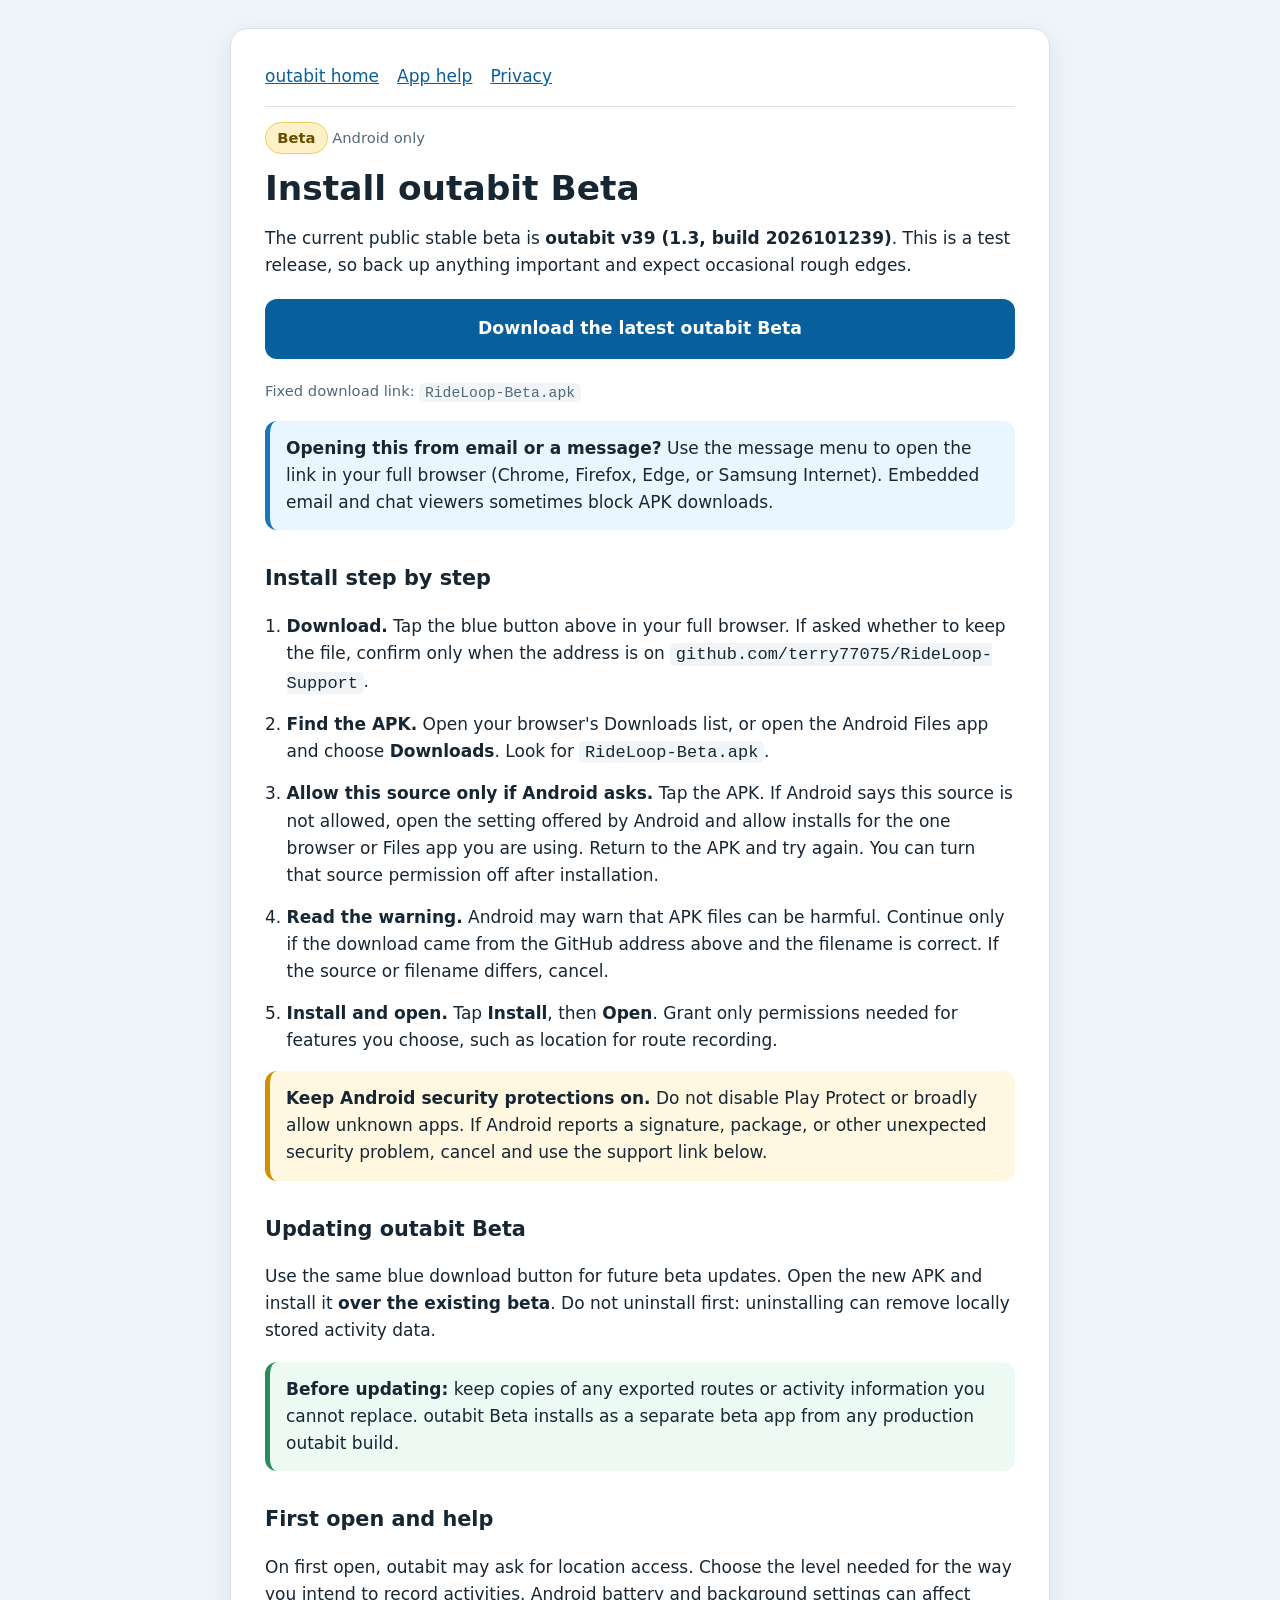
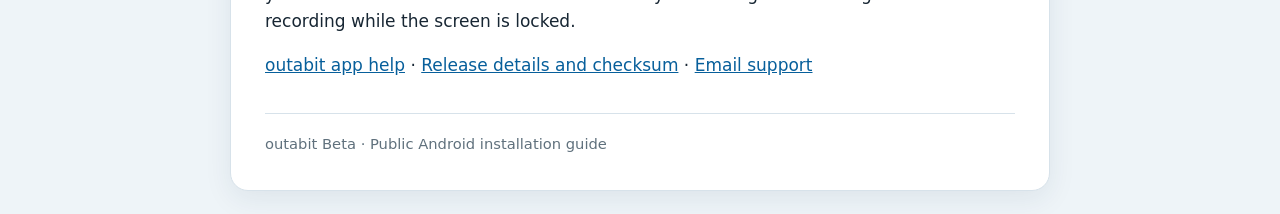
<file: install/index.html>
<!doctype html>
<html lang="en">
<head>
  <base href="../">
  <link rel="canonical" href="https://terry77075.github.io/RideLoop-Support/install.html">
  <meta charset="utf-8">
  <meta name="viewport" content="width=device-width,initial-scale=1">
  <meta name="description" content="Download and install the current outabit stable beta on Android.">
  <title>Install outabit Beta on Android</title>
  <style>
    *{box-sizing:border-box}body{margin:0;background:#eef4f8;color:#172633;font:17px/1.6 system-ui,-apple-system,BlinkMacSystemFont,"Segoe UI",sans-serif}main{max-width:820px;margin:28px auto;padding:34px;background:#fff;border:1px solid #d7e2ea;border-radius:18px;box-shadow:0 8px 28px rgba(27,56,78,.08)}nav{display:flex;gap:18px;flex-wrap:wrap;border-bottom:1px solid #d7e2ea;padding-bottom:16px}a{color:#075f9b;overflow-wrap:anywhere}h1{font-size:2.15rem;line-height:1.15;margin:.45rem 0}h2{font-size:1.3rem;margin-top:2rem}.eyebrow{color:#526979;font-size:.92rem}.badge{display:inline-block;background:#fff1c7;color:#694d00;border:1px solid #edcf65;border-radius:999px;padding:.2rem .7rem;font-weight:700}.button{display:block;text-align:center;background:#075f9b;color:#fff;text-decoration:none;font-size:1.08rem;font-weight:750;padding:1rem 1.2rem;border-radius:12px;margin:1.25rem 0}.notice,.warning,.tip{border-radius:12px;padding:14px 16px;margin:1rem 0}.notice{background:#eaf6ff;border-left:5px solid #1976b9}.warning{background:#fff7df;border-left:5px solid #cf9100}.tip{background:#edf9f3;border-left:5px solid #2c8b58}ol{padding-left:1.35rem}li{margin-bottom:.9rem}code{background:#f1f5f8;padding:.1rem .35rem;border-radius:5px}footer{margin-top:34px;padding-top:18px;border-top:1px solid #d7e2ea;color:#60717d;font-size:.92rem}@media(max-width:600px){body{font-size:16px}main{margin:0;padding:24px 20px;border:0;border-radius:0;min-height:100vh}h1{font-size:1.75rem}.button{padding:1rem}}
  </style>
</head>
<body>
<main>
  <nav aria-label="outabit navigation"><a href="index.html">outabit home</a><a href="support.html">App help</a><a href="privacy.html">Privacy</a></nav>
  <p class="eyebrow"><span class="badge">Beta</span> Android only</p>
  <h1>Install outabit Beta</h1>
  <p>The current public stable beta is <strong>outabit v39 (1.3, build 2026101239)</strong>. This is a test release, so back up anything important and expect occasional rough edges.</p>
  <a class="button" data-analytics-event="android-beta-download" href="https://github.com/terry77075/RideLoop-Support/releases/download/beta-latest/RideLoop-Beta.apk">Download the latest outabit Beta</a>
  <p class="eyebrow">Fixed download link: <code>RideLoop-Beta.apk</code></p>

  <div class="notice"><strong>Opening this from email or a message?</strong> Use the message menu to open the link in your full browser (Chrome, Firefox, Edge, or Samsung Internet). Embedded email and chat viewers sometimes block APK downloads.</div>

  <h2>Install step by step</h2>
  <ol>
    <li><strong>Download.</strong> Tap the blue button above in your full browser. If asked whether to keep the file, confirm only when the address is on <code>github.com/terry77075/RideLoop-Support</code>.</li>
    <li><strong>Find the APK.</strong> Open your browser's Downloads list, or open the Android Files app and choose <strong>Downloads</strong>. Look for <code>RideLoop-Beta.apk</code>.</li>
    <li><strong>Allow this source only if Android asks.</strong> Tap the APK. If Android says this source is not allowed, open the setting offered by Android and allow installs for the one browser or Files app you are using. Return to the APK and try again. You can turn that source permission off after installation.</li>
    <li><strong>Read the warning.</strong> Android may warn that APK files can be harmful. Continue only if the download came from the GitHub address above and the filename is correct. If the source or filename differs, cancel.</li>
    <li><strong>Install and open.</strong> Tap <strong>Install</strong>, then <strong>Open</strong>. Grant only permissions needed for features you choose, such as location for route recording.</li>
  </ol>

  <div class="warning"><strong>Keep Android security protections on.</strong> Do not disable Play Protect or broadly allow unknown apps. If Android reports a signature, package, or other unexpected security problem, cancel and use the support link below.</div>

  <h2>Updating outabit Beta</h2>
  <p>Use the same blue download button for future beta updates. Open the new APK and install it <strong>over the existing beta</strong>. Do not uninstall first: uninstalling can remove locally stored activity data.</p>
  <div class="tip"><strong>Before updating:</strong> keep copies of any exported routes or activity information you cannot replace. outabit Beta installs as a separate beta app from any production outabit build.</div>

  <h2>First open and help</h2>
  <p>On first open, outabit may ask for location access. Choose the level needed for the way you intend to record activities. Android battery and background settings can affect recording while the screen is locked.</p>
  <p><a href="support.html">outabit app help</a> · <a href="https://github.com/terry77075/RideLoop-Support/releases/tag/beta-latest">Release details and checksum</a> · <a href="mailto:support@outabit.com?subject=outabit%20Beta%20support">Email support</a></p>
  <footer>outabit Beta · Public Android installation guide</footer>
</main>
<script src="../analytics-config.js"></script>
<script src="../analytics.js"></script>
</body>
</html>
</file>
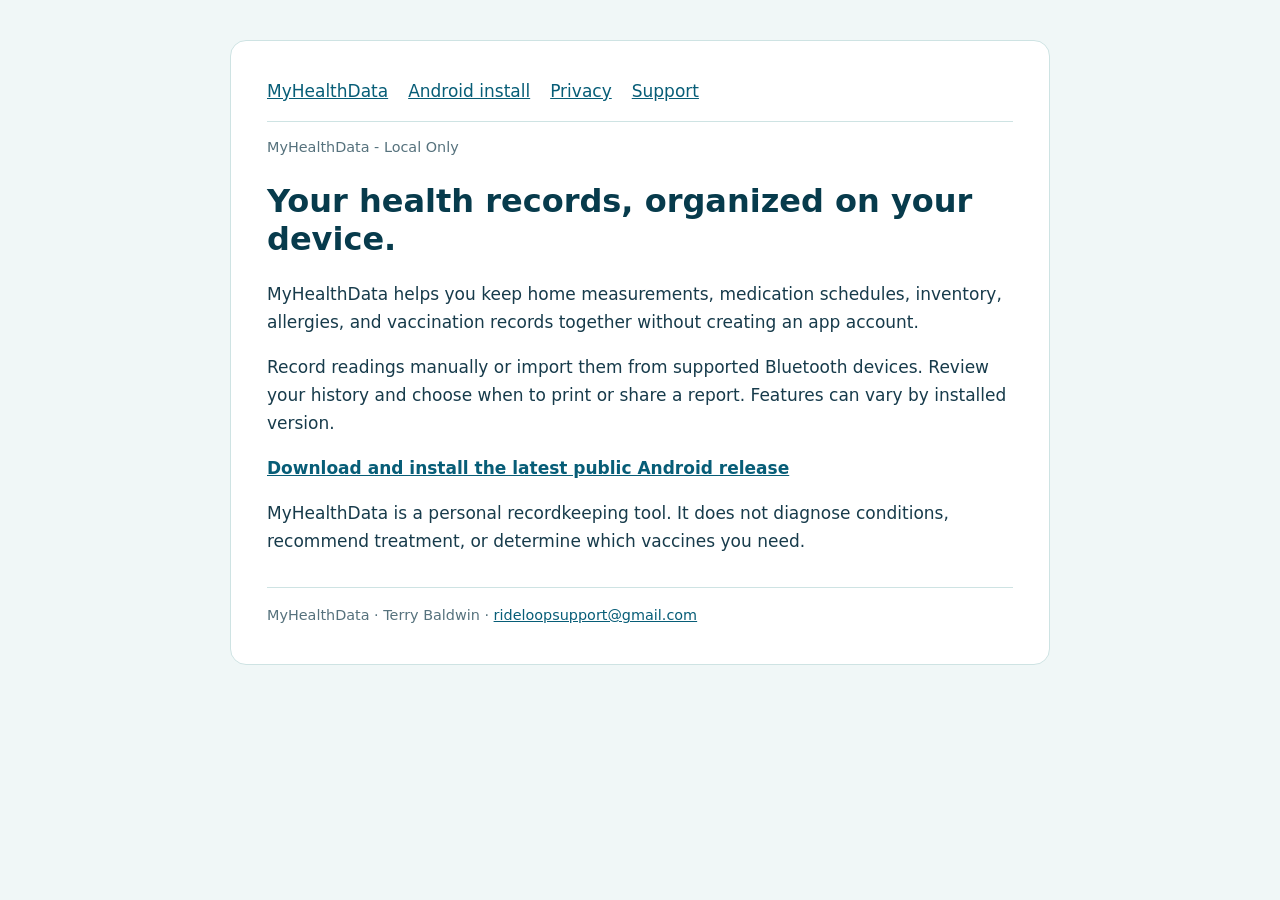
<file: myhealthdata/index.html>
<!doctype html><html lang="en"><head><meta charset="utf-8"><meta name="viewport" content="width=device-width,initial-scale=1"><title>Your health records, organized on your device. | MyHealthData</title><meta name="description" content="Your health records, organized on your device. for MyHealthData - Local Only."><link rel="stylesheet" href="style.css"></head><body><main><nav aria-label="Main navigation"><a href="index.html">MyHealthData</a><a href="install.html">Android install</a><a href="privacy.html">Privacy</a><a href="support.html">Support</a></nav><p class="eyebrow">MyHealthData - Local Only</p><h1>Your health records, organized on your device.</h1><p>MyHealthData helps you keep home measurements, medication schedules, inventory, allergies, and vaccination records together without creating an app account.</p><p>Record readings manually or import them from supported Bluetooth devices. Review your history and choose when to print or share a report. Features can vary by installed version.</p><p><a href="install.html"><strong>Download and install the latest public Android release</strong></a></p><p>MyHealthData is a personal recordkeeping tool. It does not diagnose conditions, recommend treatment, or determine which vaccines you need.</p><footer>MyHealthData · Terry Baldwin · <a href="mailto:rideloopsupport@gmail.com">rideloopsupport@gmail.com</a></footer></main></body></html>
</file>
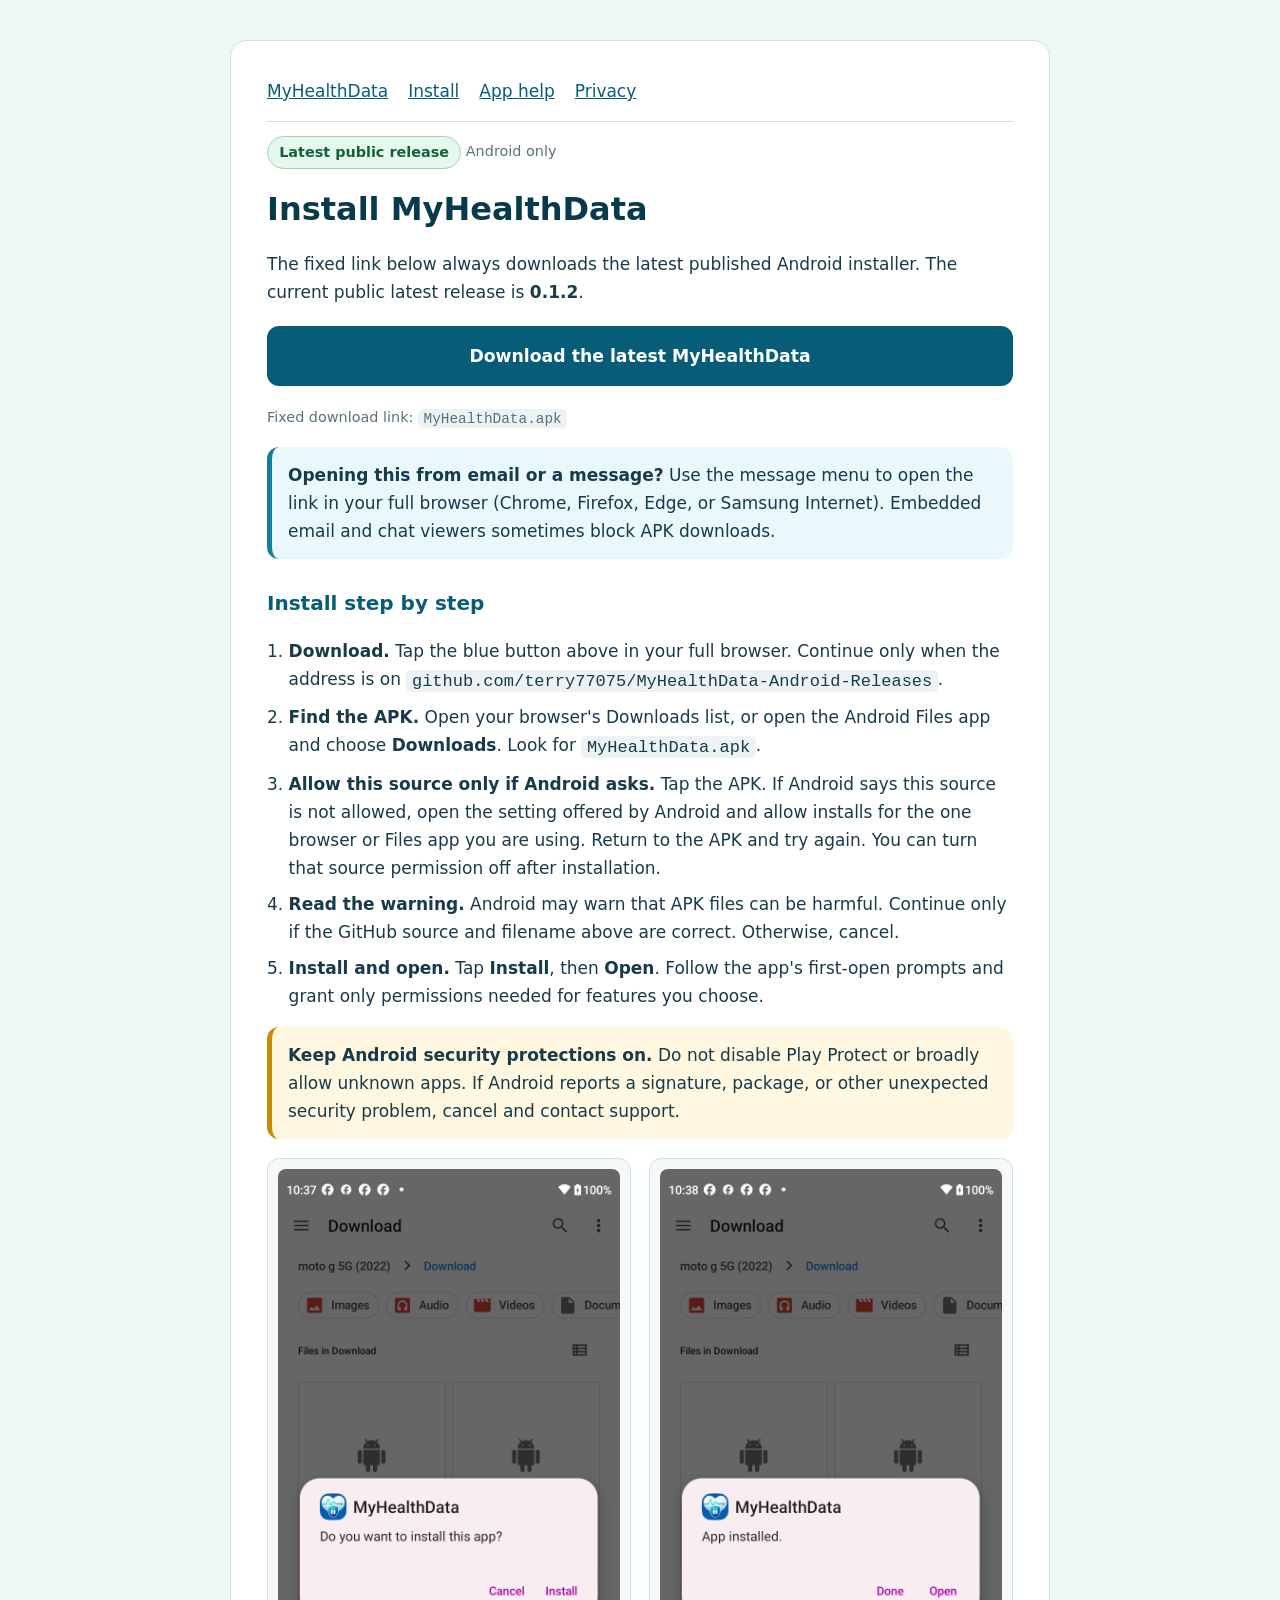
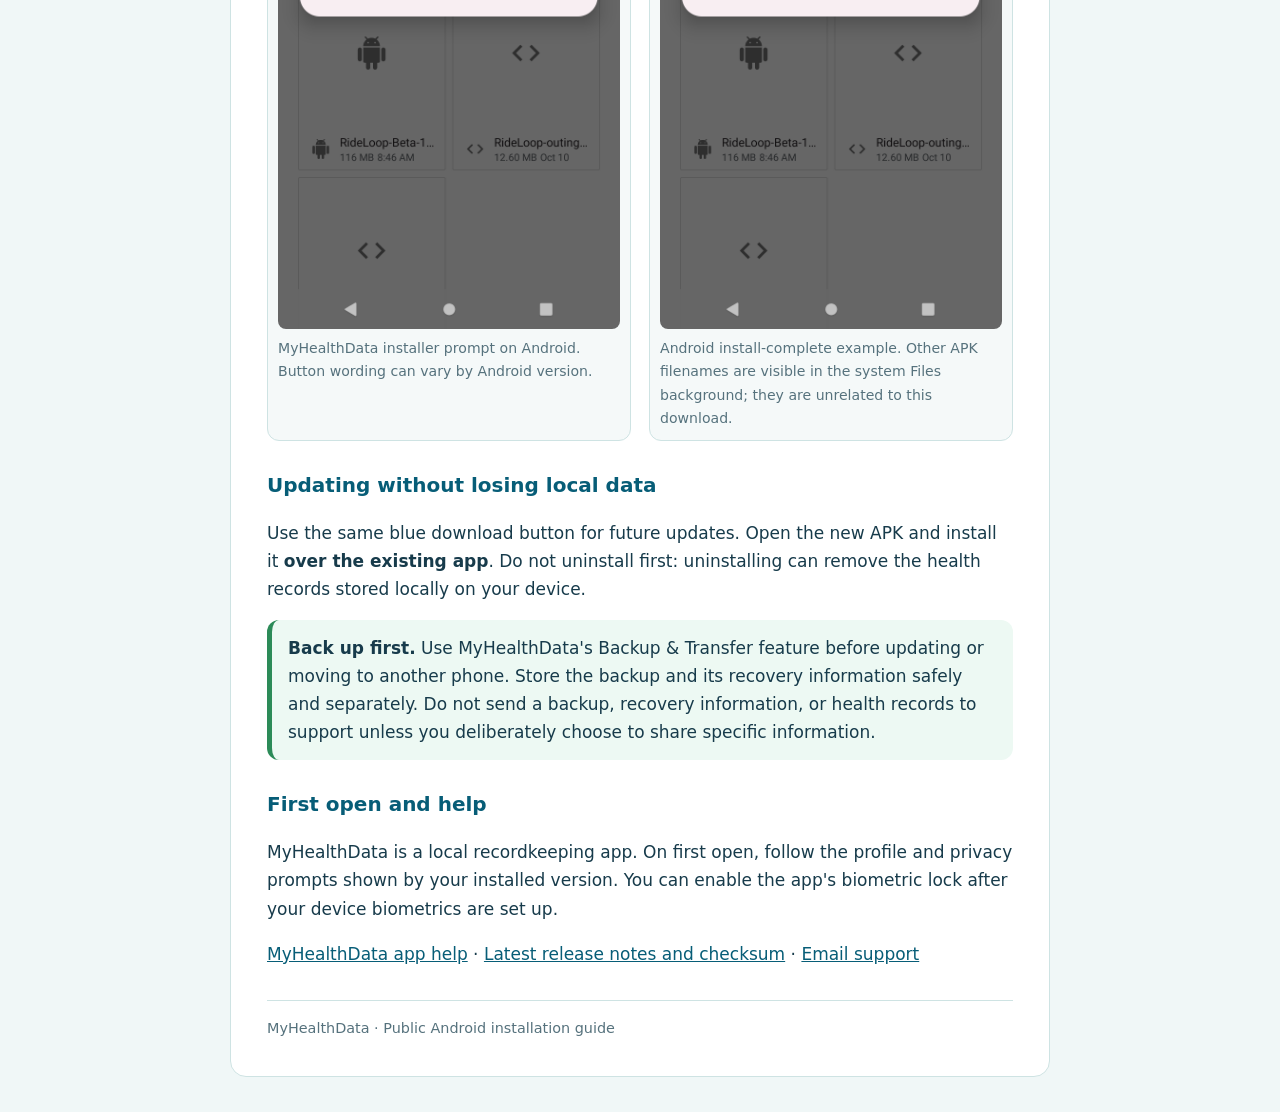
<file: myhealthdata/install/index.html>
<!doctype html>
<html lang="en">
<head>
  <base href="../">
  <link rel="canonical" href="https://terry77075.github.io/RideLoop-Support/myhealthdata/install.html">
  <meta charset="utf-8">
  <meta name="viewport" content="width=device-width,initial-scale=1">
  <meta name="description" content="Download and install the latest public MyHealthData release on Android.">
  <title>Install MyHealthData on Android</title>
  <link rel="stylesheet" href="style.css">
  <style>
    .badge{display:inline-block;background:#e6f8ee;color:#126238;border:1px solid #9cd5b6;border-radius:999px;padding:.2rem .7rem;font-weight:700}.button{display:block;text-align:center;background:#075d77;color:#fff;text-decoration:none;font-size:1.08rem;font-weight:750;padding:1rem 1.2rem;border-radius:12px;margin:1.25rem 0}.notice,.warning,.tip{border-radius:12px;padding:14px 16px;margin:1rem 0}.notice{background:#eaf7fb;border-left:5px solid #13809a}.warning{background:#fff7df;border-left:5px solid #c78c00}.tip{background:#edf9f3;border-left:5px solid #2c8b58}ol{padding-left:1.35rem}code{background:#edf3f4;padding:.1rem .35rem;border-radius:5px}.shots{display:grid;grid-template-columns:repeat(2,minmax(0,1fr));gap:18px;margin:1.2rem 0}.shots figure{margin:0;background:#f5f9f9;border:1px solid #cee3e3;border-radius:12px;padding:10px}.shots img{display:block;width:100%;height:auto;border-radius:8px}.shots figcaption{font-size:.88rem;color:#56727d;margin-top:8px}@media(max-width:600px){.shots{grid-template-columns:1fr}.button{padding:1rem}}
  </style>
</head>
<body>
<main>
  <nav aria-label="MyHealthData navigation"><a href="index.html">MyHealthData</a><a href="install.html">Install</a><a href="support.html">App help</a><a href="privacy.html">Privacy</a></nav>
  <p class="eyebrow"><span class="badge">Latest public release</span> Android only</p>
  <h1>Install MyHealthData</h1>
  <p>The fixed link below always downloads the latest published Android installer. The current public latest release is <strong>0.1.2</strong>.</p>
  <a class="button" href="https://github.com/terry77075/MyHealthData-Android-Releases/releases/latest/download/MyHealthData.apk">Download the latest MyHealthData</a>
  <p class="eyebrow">Fixed download link: <code>MyHealthData.apk</code></p>

  <div class="notice"><strong>Opening this from email or a message?</strong> Use the message menu to open the link in your full browser (Chrome, Firefox, Edge, or Samsung Internet). Embedded email and chat viewers sometimes block APK downloads.</div>

  <h2>Install step by step</h2>
  <ol>
    <li><strong>Download.</strong> Tap the blue button above in your full browser. Continue only when the address is on <code>github.com/terry77075/MyHealthData-Android-Releases</code>.</li>
    <li><strong>Find the APK.</strong> Open your browser's Downloads list, or open the Android Files app and choose <strong>Downloads</strong>. Look for <code>MyHealthData.apk</code>.</li>
    <li><strong>Allow this source only if Android asks.</strong> Tap the APK. If Android says this source is not allowed, open the setting offered by Android and allow installs for the one browser or Files app you are using. Return to the APK and try again. You can turn that source permission off after installation.</li>
    <li><strong>Read the warning.</strong> Android may warn that APK files can be harmful. Continue only if the GitHub source and filename above are correct. Otherwise, cancel.</li>
    <li><strong>Install and open.</strong> Tap <strong>Install</strong>, then <strong>Open</strong>. Follow the app's first-open prompts and grant only permissions needed for features you choose.</li>
  </ol>

  <div class="warning"><strong>Keep Android security protections on.</strong> Do not disable Play Protect or broadly allow unknown apps. If Android reports a signature, package, or other unexpected security problem, cancel and contact support.</div>

  <div class="shots" aria-label="MyHealthData installation examples">
    <figure><img src="../assets/install/myhealthdata-install-prompt.png" alt="Android MyHealthData installation prompt showing Cancel and Install buttons" loading="lazy"><figcaption>MyHealthData installer prompt on Android. Button wording can vary by Android version.</figcaption></figure>
    <figure><img src="../assets/install/myhealthdata-installed.png" alt="Android App installed confirmation for MyHealthData" loading="lazy"><figcaption>Android install-complete example. Other APK filenames are visible in the system Files background; they are unrelated to this download.</figcaption></figure>
  </div>

  <h2>Updating without losing local data</h2>
  <p>Use the same blue download button for future updates. Open the new APK and install it <strong>over the existing app</strong>. Do not uninstall first: uninstalling can remove the health records stored locally on your device.</p>
  <div class="tip"><strong>Back up first.</strong> Use MyHealthData's Backup &amp; Transfer feature before updating or moving to another phone. Store the backup and its recovery information safely and separately. Do not send a backup, recovery information, or health records to support unless you deliberately choose to share specific information.</div>

  <h2>First open and help</h2>
  <p>MyHealthData is a local recordkeeping app. On first open, follow the profile and privacy prompts shown by your installed version. You can enable the app's biometric lock after your device biometrics are set up.</p>
  <p><a href="support.html">MyHealthData app help</a> · <a href="https://github.com/terry77075/MyHealthData-Android-Releases/releases/latest">Latest release notes and checksum</a> · <a href="mailto:rideloopsupport@gmail.com?subject=MyHealthData%20Android%20support">Email support</a></p>
  <footer>MyHealthData · Public Android installation guide</footer>
</main>
</body>
</html>
</file>
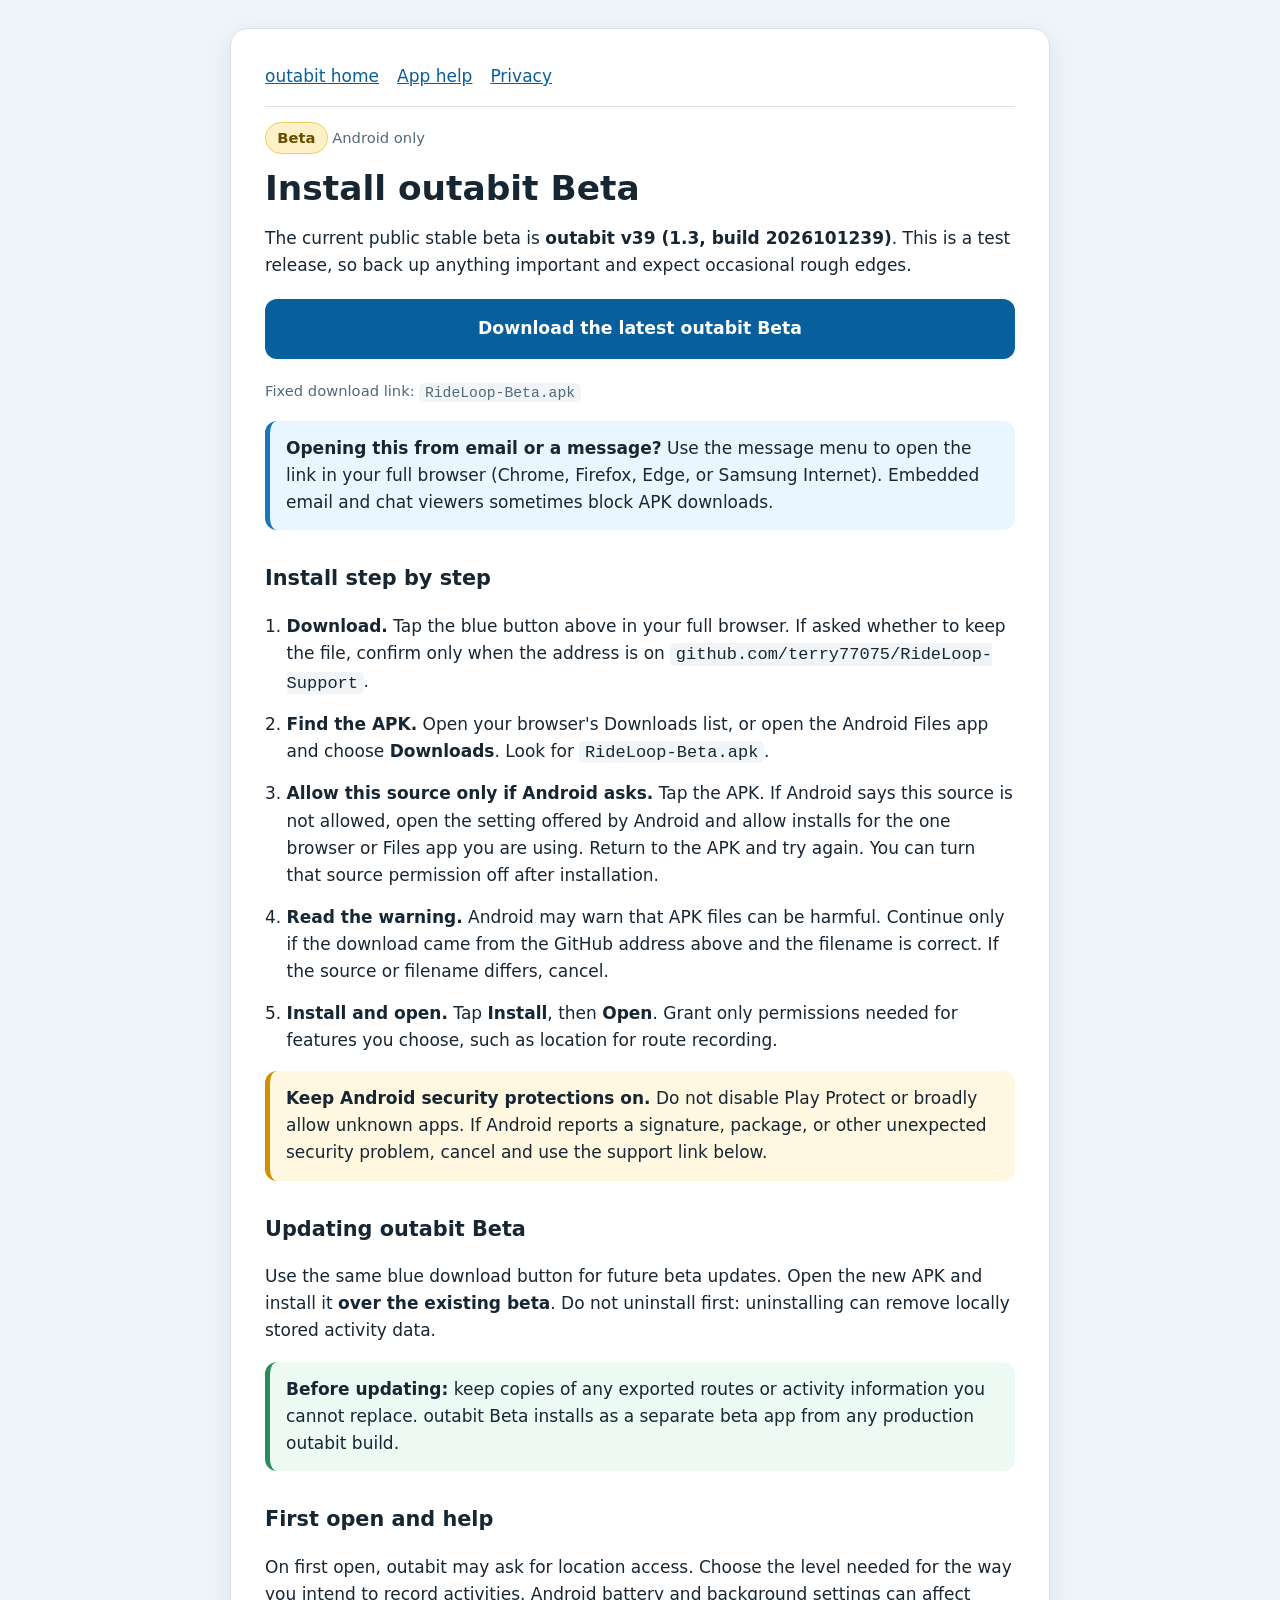
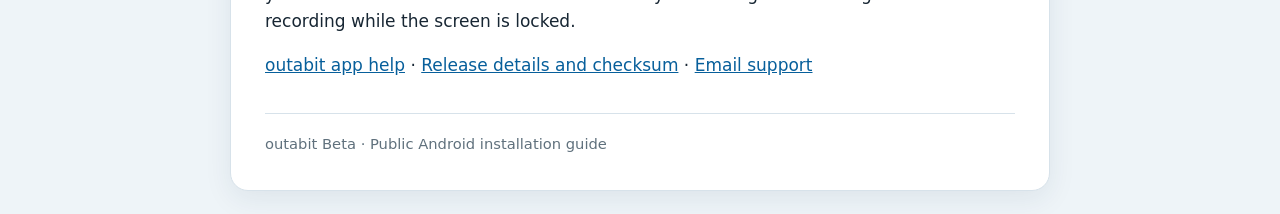
<file: install.html>
<!doctype html>
<html lang="en">
<head>
  <meta charset="utf-8">
  <meta name="viewport" content="width=device-width,initial-scale=1">
  <meta name="description" content="Download and install the current outabit stable beta on Android.">
  <title>Install outabit Beta on Android</title>
  <style>
    *{box-sizing:border-box}body{margin:0;background:#eef4f8;color:#172633;font:17px/1.6 system-ui,-apple-system,BlinkMacSystemFont,"Segoe UI",sans-serif}main{max-width:820px;margin:28px auto;padding:34px;background:#fff;border:1px solid #d7e2ea;border-radius:18px;box-shadow:0 8px 28px rgba(27,56,78,.08)}nav{display:flex;gap:18px;flex-wrap:wrap;border-bottom:1px solid #d7e2ea;padding-bottom:16px}a{color:#075f9b;overflow-wrap:anywhere}h1{font-size:2.15rem;line-height:1.15;margin:.45rem 0}h2{font-size:1.3rem;margin-top:2rem}.eyebrow{color:#526979;font-size:.92rem}.badge{display:inline-block;background:#fff1c7;color:#694d00;border:1px solid #edcf65;border-radius:999px;padding:.2rem .7rem;font-weight:700}.button{display:block;text-align:center;background:#075f9b;color:#fff;text-decoration:none;font-size:1.08rem;font-weight:750;padding:1rem 1.2rem;border-radius:12px;margin:1.25rem 0}.notice,.warning,.tip{border-radius:12px;padding:14px 16px;margin:1rem 0}.notice{background:#eaf6ff;border-left:5px solid #1976b9}.warning{background:#fff7df;border-left:5px solid #cf9100}.tip{background:#edf9f3;border-left:5px solid #2c8b58}ol{padding-left:1.35rem}li{margin-bottom:.9rem}code{background:#f1f5f8;padding:.1rem .35rem;border-radius:5px}footer{margin-top:34px;padding-top:18px;border-top:1px solid #d7e2ea;color:#60717d;font-size:.92rem}@media(max-width:600px){body{font-size:16px}main{margin:0;padding:24px 20px;border:0;border-radius:0;min-height:100vh}h1{font-size:1.75rem}.button{padding:1rem}}
  </style>
</head>
<body>
<main>
  <nav aria-label="outabit navigation"><a href="index.html">outabit home</a><a href="support.html">App help</a><a href="privacy.html">Privacy</a></nav>
  <p class="eyebrow"><span class="badge">Beta</span> Android only</p>
  <h1>Install outabit Beta</h1>
  <p>The current public stable beta is <strong>outabit v39 (1.3, build 2026101239)</strong>. This is a test release, so back up anything important and expect occasional rough edges.</p>
  <a class="button" data-analytics-event="android-beta-download" href="https://github.com/terry77075/RideLoop-Support/releases/download/beta-latest/RideLoop-Beta.apk">Download the latest outabit Beta</a>
  <p class="eyebrow">Fixed download link: <code>RideLoop-Beta.apk</code></p>

  <div class="notice"><strong>Opening this from email or a message?</strong> Use the message menu to open the link in your full browser (Chrome, Firefox, Edge, or Samsung Internet). Embedded email and chat viewers sometimes block APK downloads.</div>

  <h2>Install step by step</h2>
  <ol>
    <li><strong>Download.</strong> Tap the blue button above in your full browser. If asked whether to keep the file, confirm only when the address is on <code>github.com/terry77075/RideLoop-Support</code>.</li>
    <li><strong>Find the APK.</strong> Open your browser's Downloads list, or open the Android Files app and choose <strong>Downloads</strong>. Look for <code>RideLoop-Beta.apk</code>.</li>
    <li><strong>Allow this source only if Android asks.</strong> Tap the APK. If Android says this source is not allowed, open the setting offered by Android and allow installs for the one browser or Files app you are using. Return to the APK and try again. You can turn that source permission off after installation.</li>
    <li><strong>Read the warning.</strong> Android may warn that APK files can be harmful. Continue only if the download came from the GitHub address above and the filename is correct. If the source or filename differs, cancel.</li>
    <li><strong>Install and open.</strong> Tap <strong>Install</strong>, then <strong>Open</strong>. Grant only permissions needed for features you choose, such as location for route recording.</li>
  </ol>

  <div class="warning"><strong>Keep Android security protections on.</strong> Do not disable Play Protect or broadly allow unknown apps. If Android reports a signature, package, or other unexpected security problem, cancel and use the support link below.</div>

  <h2>Updating outabit Beta</h2>
  <p>Use the same blue download button for future beta updates. Open the new APK and install it <strong>over the existing beta</strong>. Do not uninstall first: uninstalling can remove locally stored activity data.</p>
  <div class="tip"><strong>Before updating:</strong> keep copies of any exported routes or activity information you cannot replace. outabit Beta installs as a separate beta app from any production outabit build.</div>

  <h2>First open and help</h2>
  <p>On first open, outabit may ask for location access. Choose the level needed for the way you intend to record activities. Android battery and background settings can affect recording while the screen is locked.</p>
  <p><a href="support.html">outabit app help</a> · <a href="https://github.com/terry77075/RideLoop-Support/releases/tag/beta-latest">Release details and checksum</a> · <a href="mailto:support@outabit.com?subject=outabit%20Beta%20support">Email support</a></p>
  <footer>outabit Beta · Public Android installation guide</footer>
</main>
<script src="analytics-config.js"></script>
<script src="analytics.js"></script>
</body>
</html>
</file>
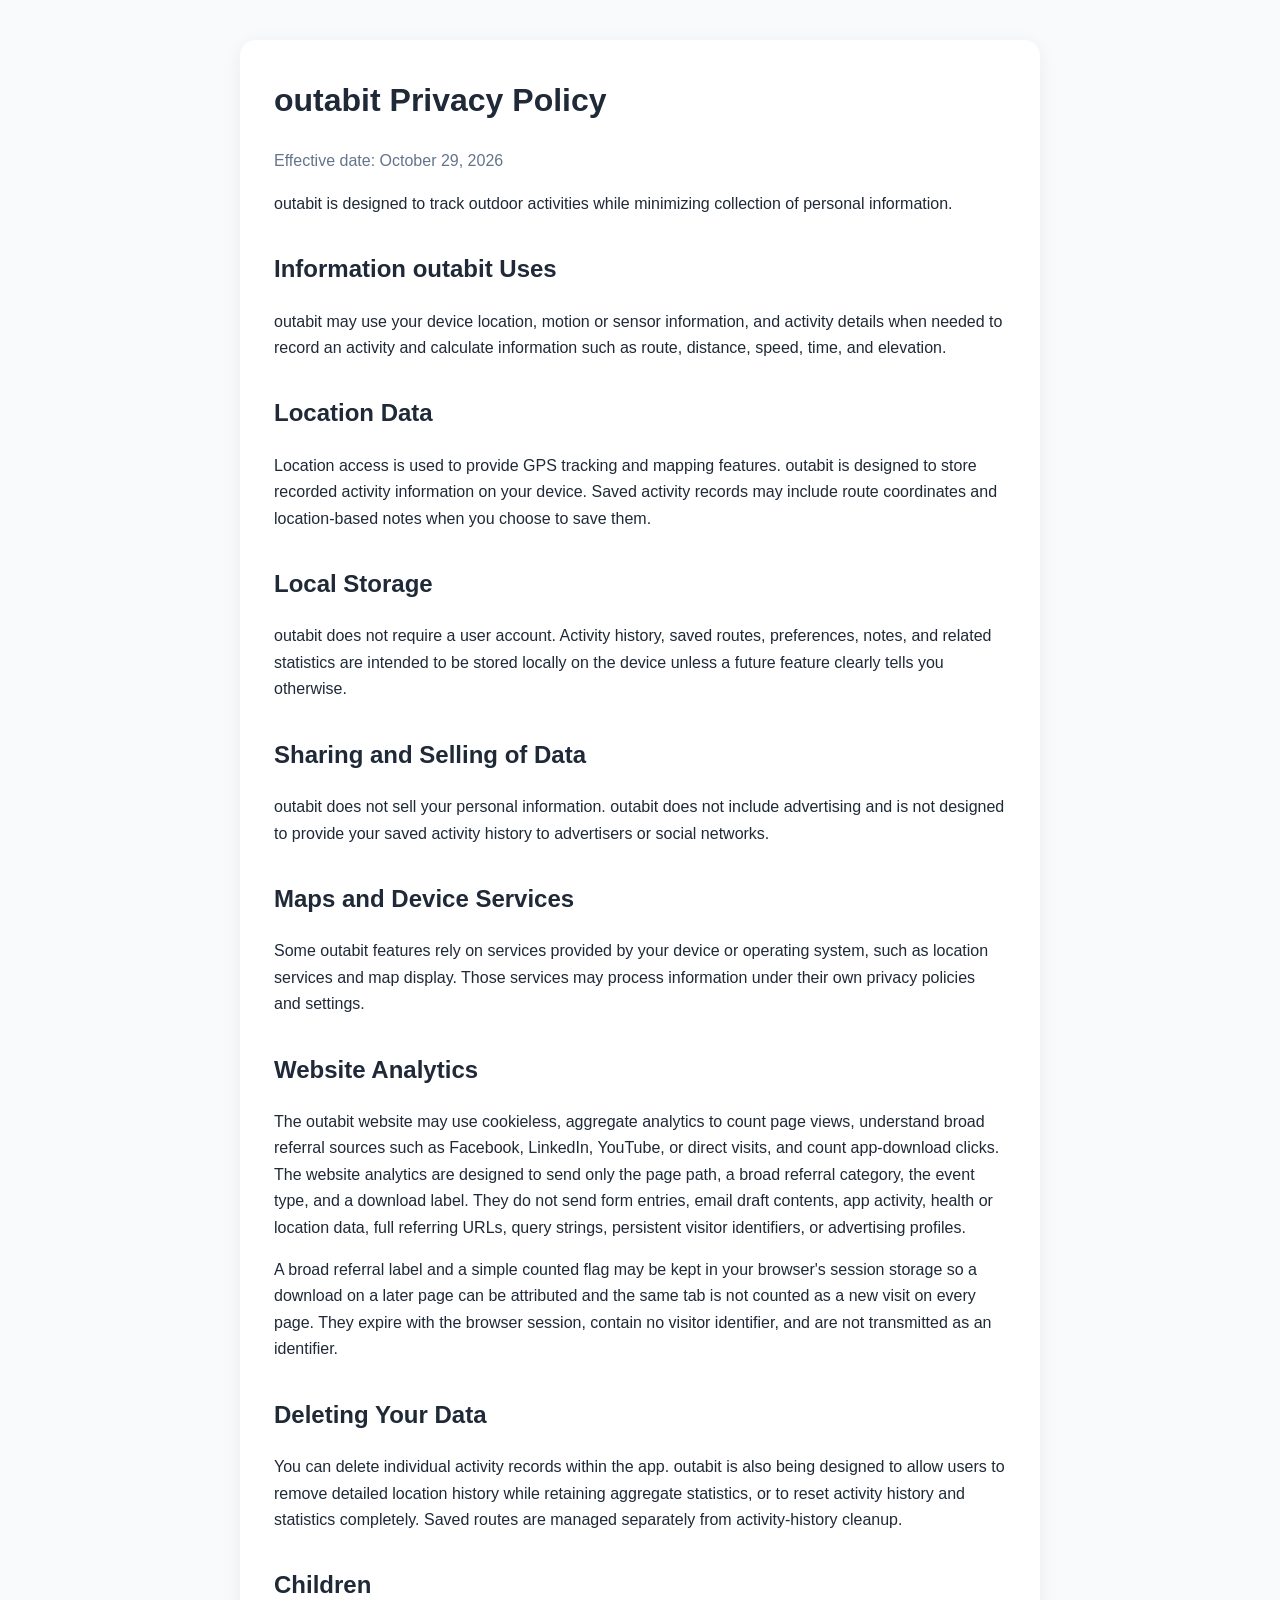
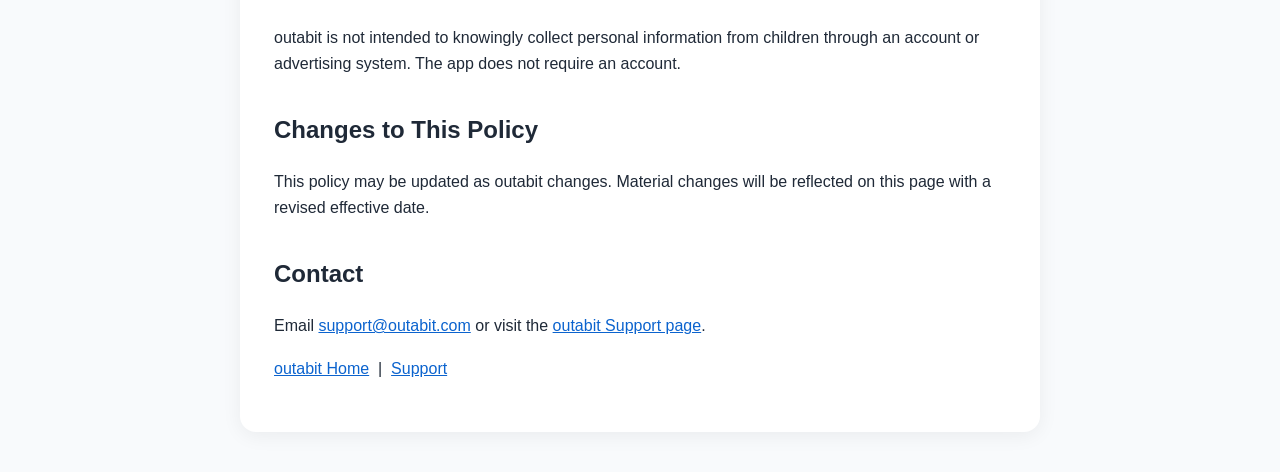
<file: privacy.html>
<!doctype html>
<html lang="en">
<head>
  <meta charset="utf-8" />
  <meta name="viewport" content="width=device-width, initial-scale=1" />
  <title>outabit Privacy Policy</title>
  <style>
    body{font-family:-apple-system,BlinkMacSystemFont,"Segoe UI",sans-serif;max-width:800px;margin:0 auto;padding:40px 22px;line-height:1.65;color:#1f2937;background:#f8fafc}
    main{background:#fff;padding:34px;border-radius:16px;box-shadow:0 4px 20px rgba(0,0,0,.06)}
    h1{margin-top:0} h2{margin-top:2rem} a{color:#0b63ce} .muted{color:#64748b}
  </style>
</head>
<body>
<main>
  <h1>outabit Privacy Policy</h1>
  <p class="muted">Effective date: October 29, 2026</p>

  <p>outabit is designed to track outdoor activities while minimizing collection of personal information.</p>

  <h2>Information outabit Uses</h2>
  <p>outabit may use your device location, motion or sensor information, and activity details when needed to record an activity and calculate information such as route, distance, speed, time, and elevation.</p>

  <h2>Location Data</h2>
  <p>Location access is used to provide GPS tracking and mapping features. outabit is designed to store recorded activity information on your device. Saved activity records may include route coordinates and location-based notes when you choose to save them.</p>

  <h2>Local Storage</h2>
  <p>outabit does not require a user account. Activity history, saved routes, preferences, notes, and related statistics are intended to be stored locally on the device unless a future feature clearly tells you otherwise.</p>

  <h2>Sharing and Selling of Data</h2>
  <p>outabit does not sell your personal information. outabit does not include advertising and is not designed to provide your saved activity history to advertisers or social networks.</p>

  <h2>Maps and Device Services</h2>
  <p>Some outabit features rely on services provided by your device or operating system, such as location services and map display. Those services may process information under their own privacy policies and settings.</p>

  <h2>Website Analytics</h2>
  <p>The outabit website may use cookieless, aggregate analytics to count page views, understand broad referral sources such as Facebook, LinkedIn, YouTube, or direct visits, and count app-download clicks. The website analytics are designed to send only the page path, a broad referral category, the event type, and a download label. They do not send form entries, email draft contents, app activity, health or location data, full referring URLs, query strings, persistent visitor identifiers, or advertising profiles.</p>
  <p>A broad referral label and a simple counted flag may be kept in your browser's session storage so a download on a later page can be attributed and the same tab is not counted as a new visit on every page. They expire with the browser session, contain no visitor identifier, and are not transmitted as an identifier.</p>

  <h2>Deleting Your Data</h2>
  <p>You can delete individual activity records within the app. outabit is also being designed to allow users to remove detailed location history while retaining aggregate statistics, or to reset activity history and statistics completely. Saved routes are managed separately from activity-history cleanup.</p>

  <h2>Children</h2>
  <p>outabit is not intended to knowingly collect personal information from children through an account or advertising system. The app does not require an account.</p>

  <h2>Changes to This Policy</h2>
  <p>This policy may be updated as outabit changes. Material changes will be reflected on this page with a revised effective date.</p>

  <h2>Contact</h2>
  <p>Email <a href="mailto:support@outabit.com?subject=outabit%20Privacy%20question">support@outabit.com</a> or visit the <a href="support.html">outabit Support page</a>.</p>

  <p><a href="index.html">outabit Home</a> &nbsp;|&nbsp; <a href="support.html">Support</a></p>
</main>
<script src="analytics-config.js"></script>
<script src="analytics.js"></script>
</body>
</html>
</file>
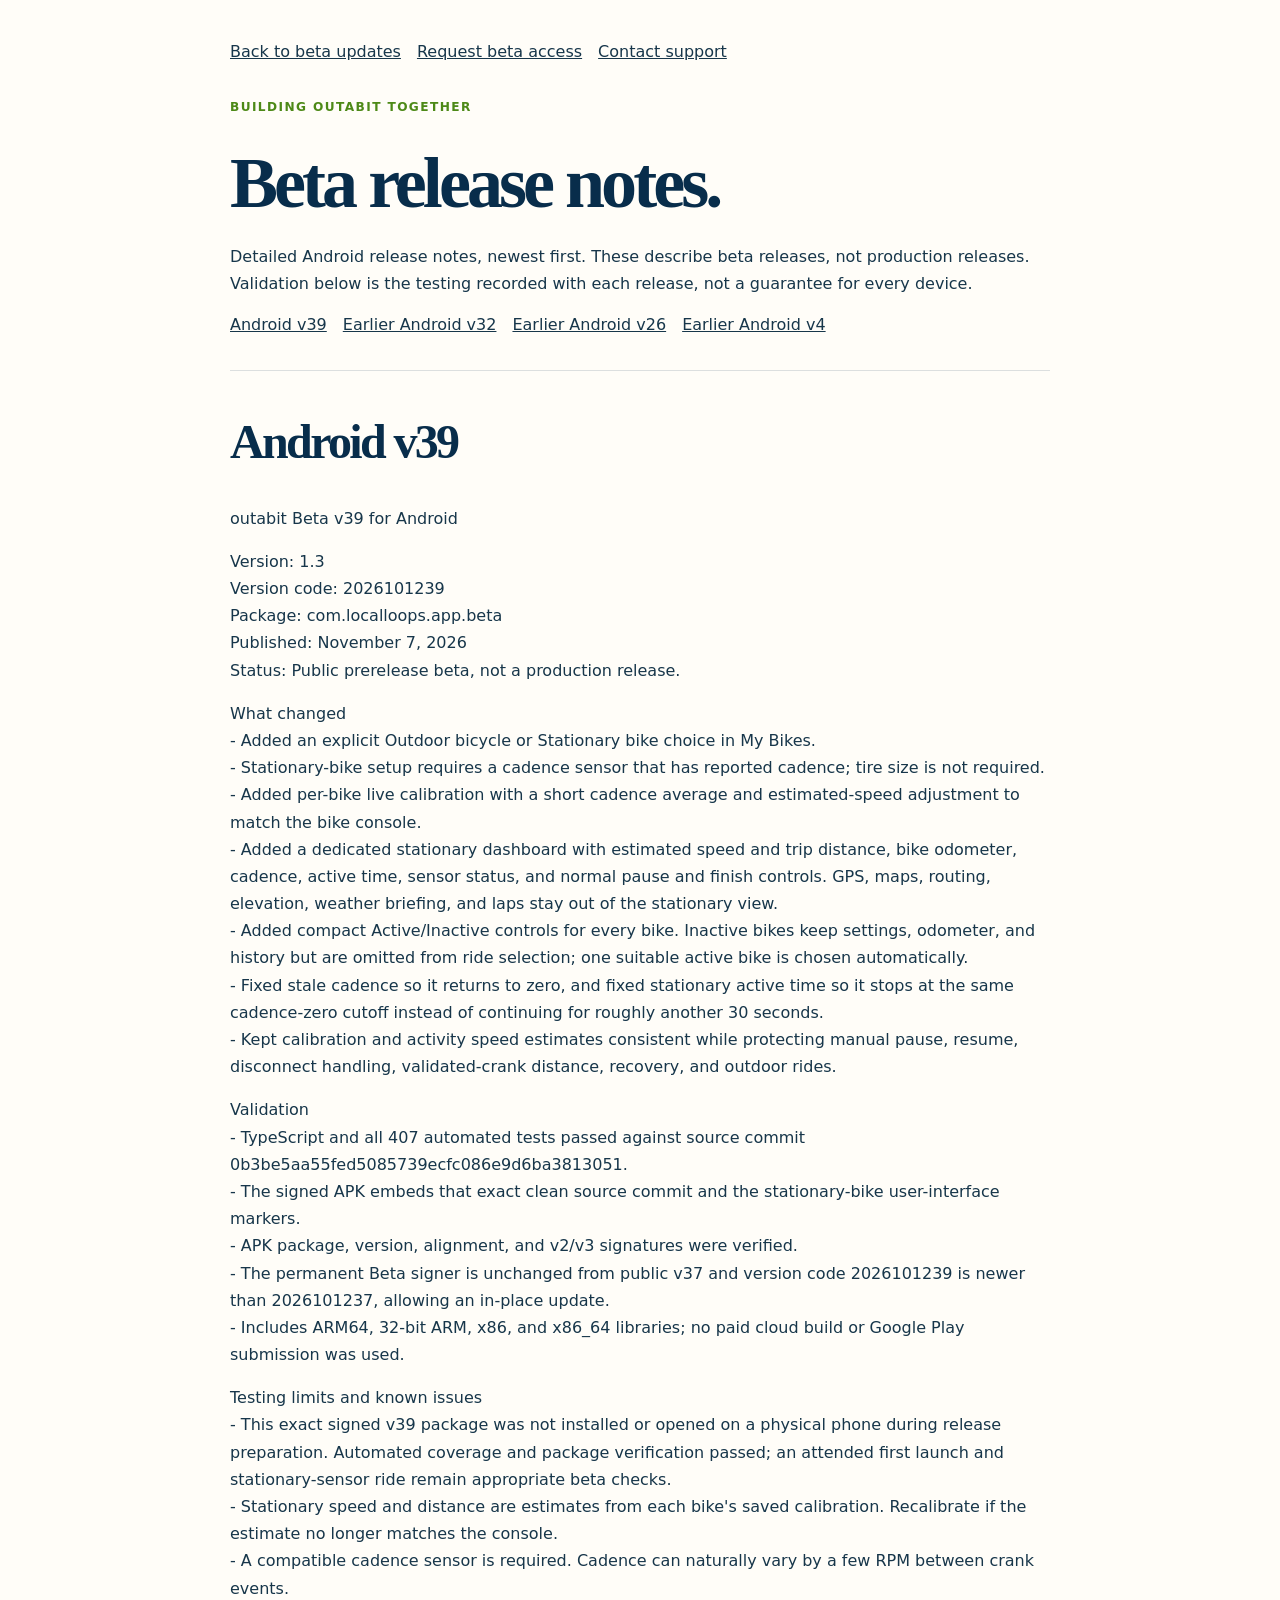
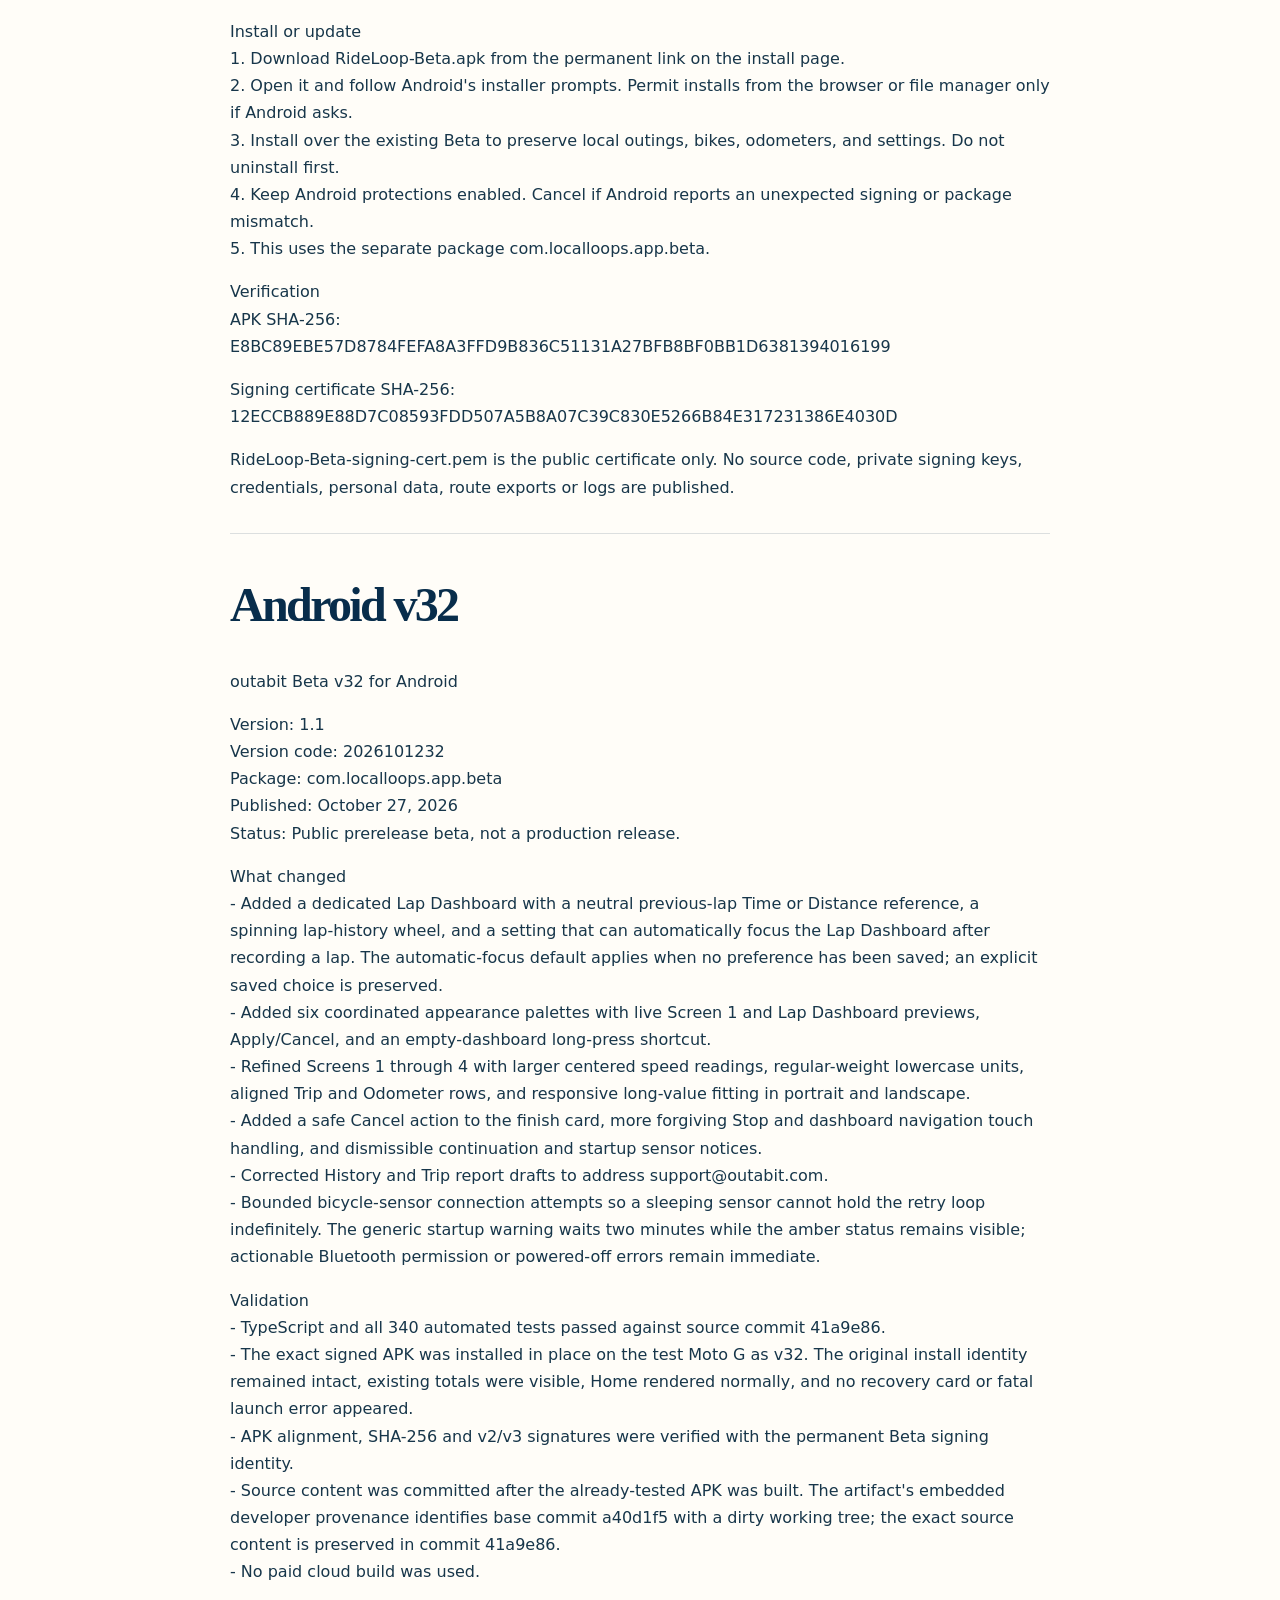
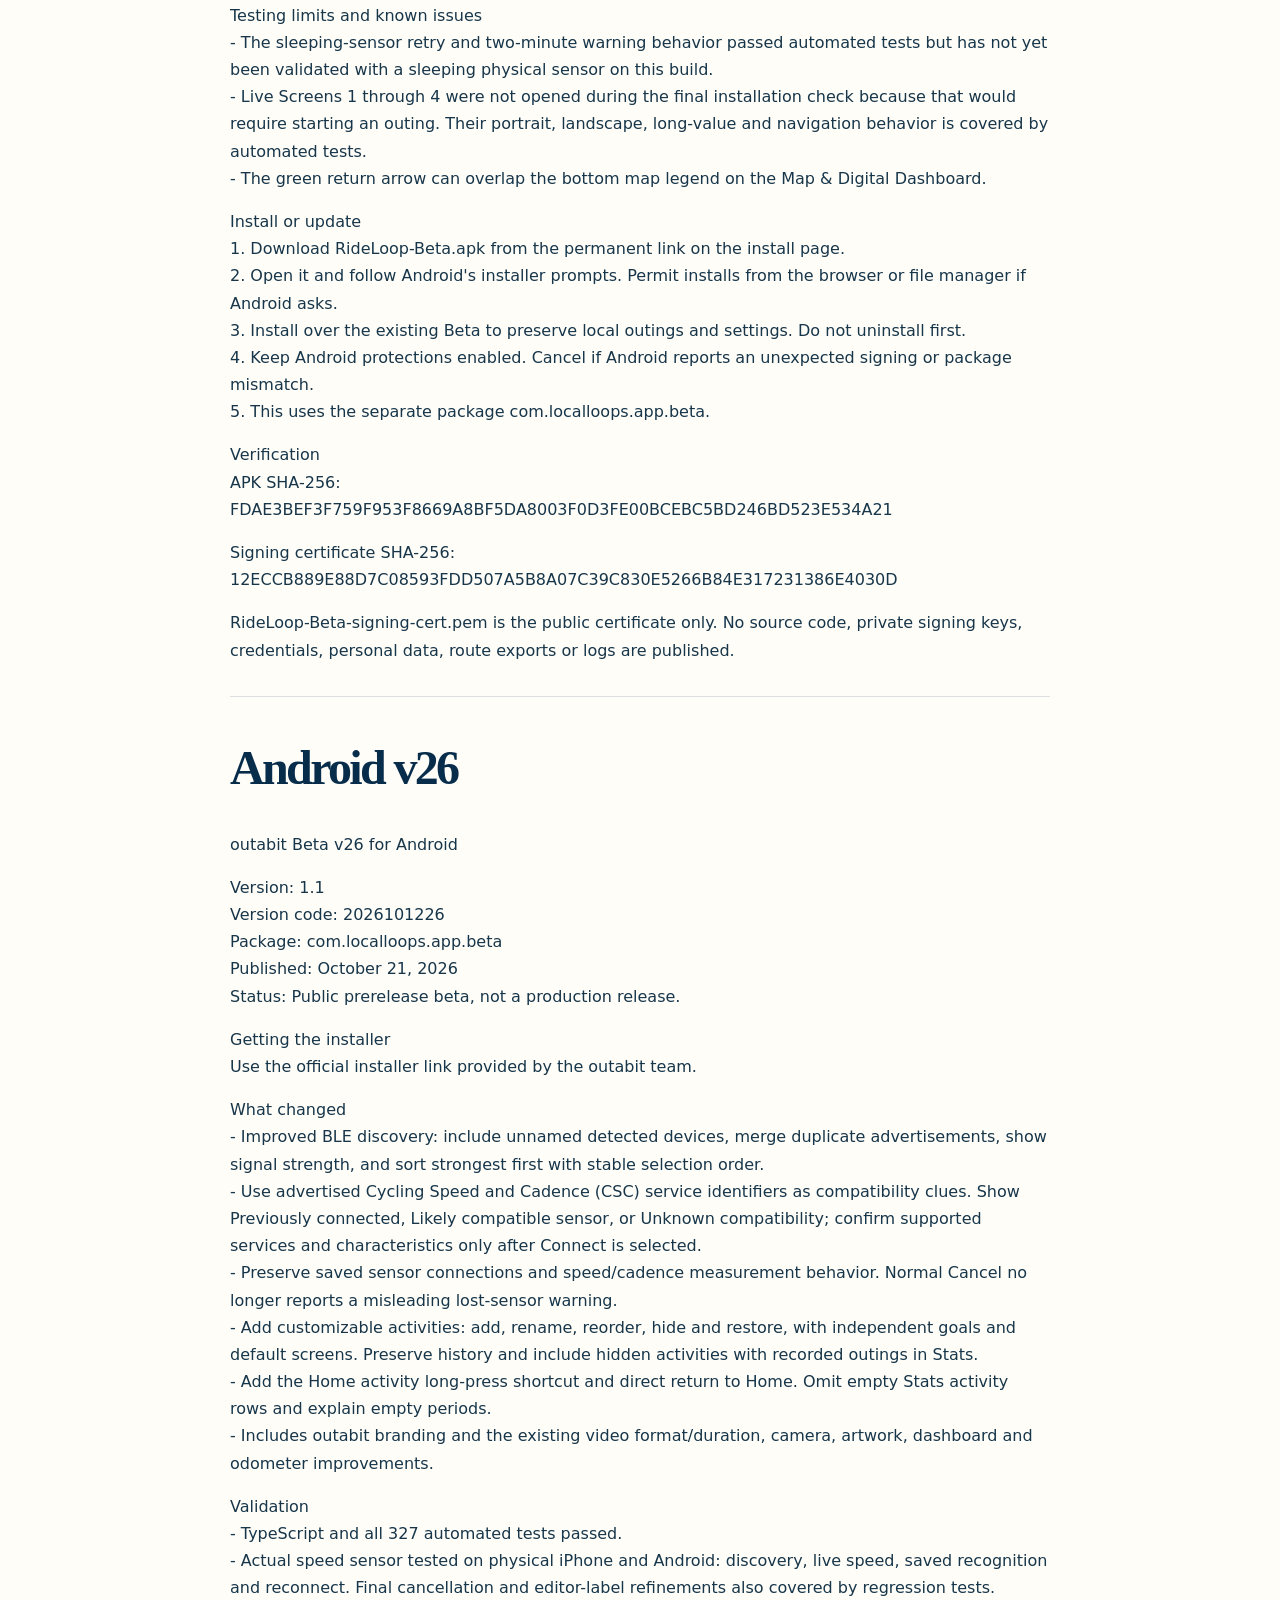
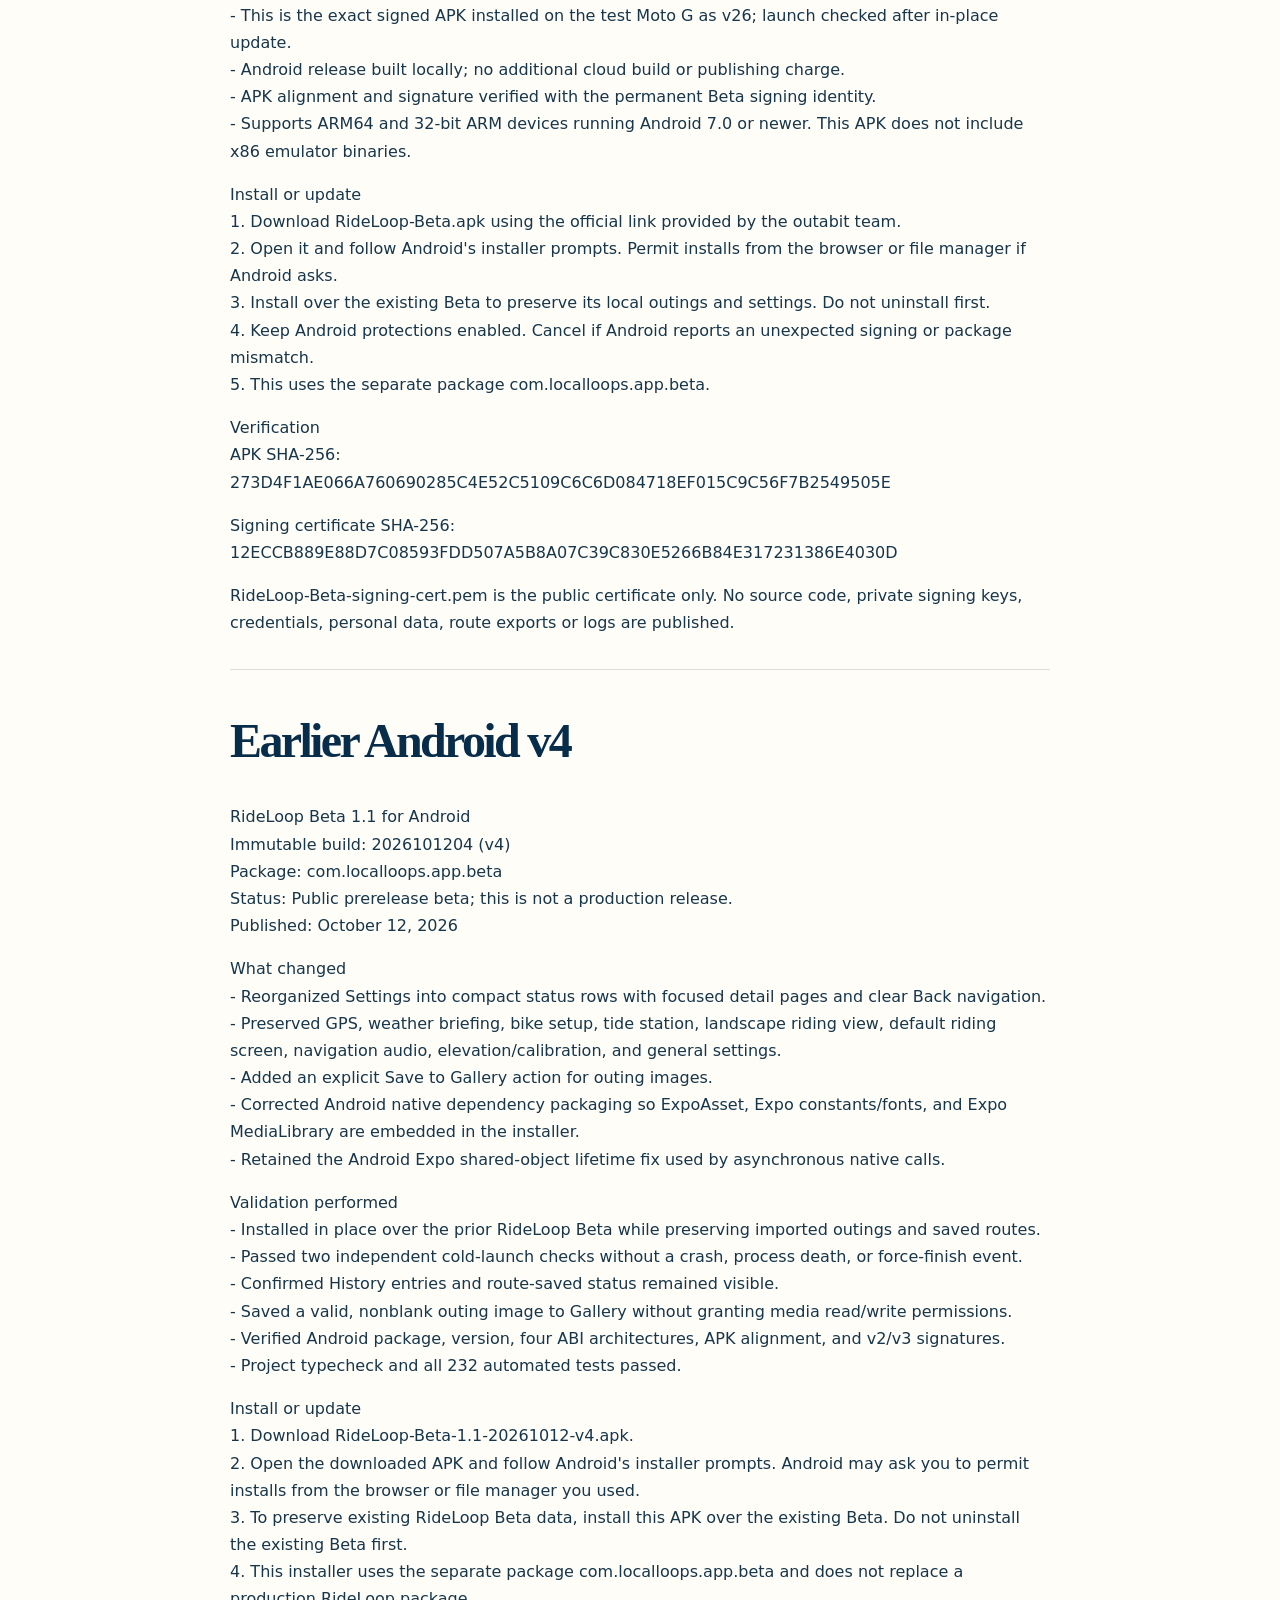
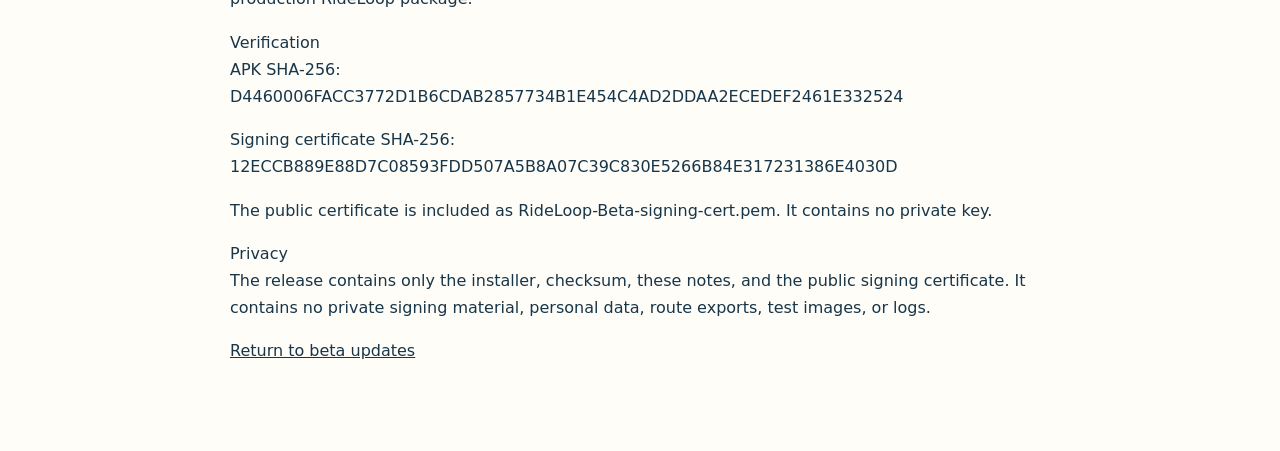
<file: release-notes.html>
<!doctype html>
<html lang="en"><head><meta charset="utf-8"><meta name="viewport" content="width=device-width, initial-scale=1">
<title>outabit beta release notes</title><meta name="description" content="Detailed outabit beta release notes and update guidance.">
<link rel="icon" type="image/png" href="assets/outabit-favicon.png"><link rel="stylesheet" href="styles.css?v=20261021-beta54">
<style>.release-notes{width:min(820px,calc(100% - 40px));margin:0 auto;padding:40px 0 70px}.release-notes h1{font-size:clamp(2.7rem,7vw,4.5rem);margin-top:32px}.release-notes h2{font-size:clamp(2rem,5vw,3rem);margin-top:2rem}.release-notes article{padding-top:1rem;border-top:1px solid var(--line);margin-top:2rem;overflow-wrap:anywhere}.release-notes nav{display:flex;gap:1rem;flex-wrap:wrap}.release-notes p{line-height:1.7}.release-notes li{margin-bottom:.5rem}.release-notes a:focus-visible{outline:3px solid var(--green-deep);outline-offset:4px}</style>
</head><body><a class="skip-link" href="#main">Skip to release notes</a><main class="release-notes" id="main">
<nav aria-label="Release notes navigation"><a href="index.html#beta-updates">Back to beta updates</a><a href="index.html#beta-request">Request beta access</a><a href="mailto:support@outabit.com">Contact support</a></nav>
<p class="section-kicker" style="margin-top:2rem">Building outabit together</p><h1>Beta release notes.</h1><p>Detailed Android release notes, newest first. These describe beta releases, not production releases. Validation below is the testing recorded with each release, not a guarantee for every device.</p>
<nav aria-label="Release versions"><a href="#android-v39">Android v39</a><a href="#android-v32">Earlier Android v32</a><a href="#android-v26">Earlier Android v26</a><a href="#android-v4">Earlier Android v4</a></nav>
<article id="android-v39" aria-labelledby="v39-title"><h2 id="v39-title">Android v39</h2><p>outabit Beta v39 for Android</p>
<p>Version: 1.3<br>Version code: 2026101239<br>Package: com.localloops.app.beta<br>Published: November 7, 2026<br>Status: Public prerelease beta, not a production release.</p>
<p>What changed<br>- Added an explicit Outdoor bicycle or Stationary bike choice in My Bikes.<br>- Stationary-bike setup requires a cadence sensor that has reported cadence; tire size is not required.<br>- Added per-bike live calibration with a short cadence average and estimated-speed adjustment to match the bike console.<br>- Added a dedicated stationary dashboard with estimated speed and trip distance, bike odometer, cadence, active time, sensor status, and normal pause and finish controls. GPS, maps, routing, elevation, weather briefing, and laps stay out of the stationary view.<br>- Added compact Active/Inactive controls for every bike. Inactive bikes keep settings, odometer, and history but are omitted from ride selection; one suitable active bike is chosen automatically.<br>- Fixed stale cadence so it returns to zero, and fixed stationary active time so it stops at the same cadence-zero cutoff instead of continuing for roughly another 30 seconds.<br>- Kept calibration and activity speed estimates consistent while protecting manual pause, resume, disconnect handling, validated-crank distance, recovery, and outdoor rides.</p>
<p>Validation<br>- TypeScript and all 407 automated tests passed against source commit 0b3be5aa55fed5085739ecfc086e9d6ba3813051.<br>- The signed APK embeds that exact clean source commit and the stationary-bike user-interface markers.<br>- APK package, version, alignment, and v2/v3 signatures were verified.<br>- The permanent Beta signer is unchanged from public v37 and version code 2026101239 is newer than 2026101237, allowing an in-place update.<br>- Includes ARM64, 32-bit ARM, x86, and x86_64 libraries; no paid cloud build or Google Play submission was used.</p>
<p>Testing limits and known issues<br>- This exact signed v39 package was not installed or opened on a physical phone during release preparation. Automated coverage and package verification passed; an attended first launch and stationary-sensor ride remain appropriate beta checks.<br>- Stationary speed and distance are estimates from each bike's saved calibration. Recalibrate if the estimate no longer matches the console.<br>- A compatible cadence sensor is required. Cadence can naturally vary by a few RPM between crank events.</p>
<p>Install or update<br>1. Download RideLoop-Beta.apk from the permanent link on the install page.<br>2. Open it and follow Android's installer prompts. Permit installs from the browser or file manager only if Android asks.<br>3. Install over the existing Beta to preserve local outings, bikes, odometers, and settings. Do not uninstall first.<br>4. Keep Android protections enabled. Cancel if Android reports an unexpected signing or package mismatch.<br>5. This uses the separate package com.localloops.app.beta.</p>
<p>Verification<br>APK SHA-256:<br>E8BC89EBE57D8784FEFA8A3FFD9B836C51131A27BFB8BF0BB1D6381394016199</p>
<p>Signing certificate SHA-256:<br>12ECCB889E88D7C08593FDD507A5B8A07C39C830E5266B84E317231386E4030D</p>
<p>RideLoop-Beta-signing-cert.pem is the public certificate only. No source code, private signing keys, credentials, personal data, route exports or logs are published.</p></article>
<article id="android-v32" aria-labelledby="v32-title"><h2 id="v32-title">Android v32</h2><p>outabit Beta v32 for Android</p>
<p>Version: 1.1<br>Version code: 2026101232<br>Package: com.localloops.app.beta<br>Published: October 27, 2026<br>Status: Public prerelease beta, not a production release.</p>
<p>What changed<br>- Added a dedicated Lap Dashboard with a neutral previous-lap Time or Distance reference, a spinning lap-history wheel, and a setting that can automatically focus the Lap Dashboard after recording a lap. The automatic-focus default applies when no preference has been saved; an explicit saved choice is preserved.<br>- Added six coordinated appearance palettes with live Screen 1 and Lap Dashboard previews, Apply/Cancel, and an empty-dashboard long-press shortcut.<br>- Refined Screens 1 through 4 with larger centered speed readings, regular-weight lowercase units, aligned Trip and Odometer rows, and responsive long-value fitting in portrait and landscape.<br>- Added a safe Cancel action to the finish card, more forgiving Stop and dashboard navigation touch handling, and dismissible continuation and startup sensor notices.<br>- Corrected History and Trip report drafts to address support@outabit.com.<br>- Bounded bicycle-sensor connection attempts so a sleeping sensor cannot hold the retry loop indefinitely. The generic startup warning waits two minutes while the amber status remains visible; actionable Bluetooth permission or powered-off errors remain immediate.</p>
<p>Validation<br>- TypeScript and all 340 automated tests passed against source commit 41a9e86.<br>- The exact signed APK was installed in place on the test Moto G as v32. The original install identity remained intact, existing totals were visible, Home rendered normally, and no recovery card or fatal launch error appeared.<br>- APK alignment, SHA-256 and v2/v3 signatures were verified with the permanent Beta signing identity.<br>- Source content was committed after the already-tested APK was built. The artifact's embedded developer provenance identifies base commit a40d1f5 with a dirty working tree; the exact source content is preserved in commit 41a9e86.<br>- No paid cloud build was used.</p>
<p>Testing limits and known issues<br>- The sleeping-sensor retry and two-minute warning behavior passed automated tests but has not yet been validated with a sleeping physical sensor on this build.<br>- Live Screens 1 through 4 were not opened during the final installation check because that would require starting an outing. Their portrait, landscape, long-value and navigation behavior is covered by automated tests.<br>- The green return arrow can overlap the bottom map legend on the Map &amp; Digital Dashboard.</p>
<p>Install or update<br>1. Download RideLoop-Beta.apk from the permanent link on the install page.<br>2. Open it and follow Android's installer prompts. Permit installs from the browser or file manager if Android asks.<br>3. Install over the existing Beta to preserve local outings and settings. Do not uninstall first.<br>4. Keep Android protections enabled. Cancel if Android reports an unexpected signing or package mismatch.<br>5. This uses the separate package com.localloops.app.beta.</p>
<p>Verification<br>APK SHA-256:<br>FDAE3BEF3F759F953F8669A8BF5DA8003F0D3FE00BCEBC5BD246BD523E534A21</p>
<p>Signing certificate SHA-256:<br>12ECCB889E88D7C08593FDD507A5B8A07C39C830E5266B84E317231386E4030D</p>
<p>RideLoop-Beta-signing-cert.pem is the public certificate only. No source code, private signing keys, credentials, personal data, route exports or logs are published.</p></article>
<article id="android-v26" aria-labelledby="v26-title"><h2 id="v26-title">Android v26</h2><p>outabit Beta v26 for Android</p>
<p>Version: 1.1<br>Version code: 2026101226<br>Package: com.localloops.app.beta<br>Published: October 21, 2026<br>Status: Public prerelease beta, not a production release.</p>
<p>Getting the installer<br>Use the official installer link provided by the outabit team.</p>
<p>What changed<br>- Improved BLE discovery: include unnamed detected devices, merge duplicate advertisements, show signal strength, and sort strongest first with stable selection order.<br>- Use advertised Cycling Speed and Cadence (CSC) service identifiers as compatibility clues. Show Previously connected, Likely compatible sensor, or Unknown compatibility; confirm supported services and characteristics only after Connect is selected.<br>- Preserve saved sensor connections and speed/cadence measurement behavior. Normal Cancel no longer reports a misleading lost-sensor warning.<br>- Add customizable activities: add, rename, reorder, hide and restore, with independent goals and default screens. Preserve history and include hidden activities with recorded outings in Stats.<br>- Add the Home activity long-press shortcut and direct return to Home. Omit empty Stats activity rows and explain empty periods.<br>- Includes outabit branding and the existing video format/duration, camera, artwork, dashboard and odometer improvements.</p>
<p>Validation<br>- TypeScript and all 327 automated tests passed.<br>- Actual speed sensor tested on physical iPhone and Android: discovery, live speed, saved recognition and reconnect. Final cancellation and editor-label refinements also covered by regression tests.<br>- This is the exact signed APK installed on the test Moto G as v26; launch checked after in-place update.<br>- Android release built locally; no additional cloud build or publishing charge.<br>- APK alignment and signature verified with the permanent Beta signing identity.<br>- Supports ARM64 and 32-bit ARM devices running Android 7.0 or newer. This APK does not include x86 emulator binaries.</p>
<p>Install or update<br>1. Download RideLoop-Beta.apk using the official link provided by the outabit team.<br>2. Open it and follow Android's installer prompts. Permit installs from the browser or file manager if Android asks.<br>3. Install over the existing Beta to preserve its local outings and settings. Do not uninstall first.<br>4. Keep Android protections enabled. Cancel if Android reports an unexpected signing or package mismatch.<br>5. This uses the separate package com.localloops.app.beta.</p>
<p>Verification<br>APK SHA-256:<br>273D4F1AE066A760690285C4E52C5109C6C6D084718EF015C9C56F7B2549505E</p>
<p>Signing certificate SHA-256:<br>12ECCB889E88D7C08593FDD507A5B8A07C39C830E5266B84E317231386E4030D</p>
<p>RideLoop-Beta-signing-cert.pem is the public certificate only. No source code, private signing keys, credentials, personal data, route exports or logs are published.<br></p></article>
<article id="android-v4" aria-labelledby="v4-title"><h2 id="v4-title">Earlier Android v4</h2><p>RideLoop Beta 1.1 for Android<br>Immutable build: 2026101204 (v4)<br>Package: com.localloops.app.beta<br>Status: Public prerelease beta; this is not a production release.<br>Published: October 12, 2026</p>
<p>What changed<br>- Reorganized Settings into compact status rows with focused detail pages and clear Back navigation.<br>- Preserved GPS, weather briefing, bike setup, tide station, landscape riding view, default riding screen, navigation audio, elevation/calibration, and general settings.<br>- Added an explicit Save to Gallery action for outing images.<br>- Corrected Android native dependency packaging so ExpoAsset, Expo constants/fonts, and Expo MediaLibrary are embedded in the installer.<br>- Retained the Android Expo shared-object lifetime fix used by asynchronous native calls.</p>
<p>Validation performed<br>- Installed in place over the prior RideLoop Beta while preserving imported outings and saved routes.<br>- Passed two independent cold-launch checks without a crash, process death, or force-finish event.<br>- Confirmed History entries and route-saved status remained visible.<br>- Saved a valid, nonblank outing image to Gallery without granting media read/write permissions.<br>- Verified Android package, version, four ABI architectures, APK alignment, and v2/v3 signatures.<br>- Project typecheck and all 232 automated tests passed.</p>
<p>Install or update<br>1. Download RideLoop-Beta-1.1-20261012-v4.apk.<br>2. Open the downloaded APK and follow Android's installer prompts. Android may ask you to permit installs from the browser or file manager you used.<br>3. To preserve existing RideLoop Beta data, install this APK over the existing Beta. Do not uninstall the existing Beta first.<br>4. This installer uses the separate package com.localloops.app.beta and does not replace a production RideLoop package.</p>
<p>Verification<br>APK SHA-256:<br>D4460006FACC3772D1B6CDAB2857734B1E454C4AD2DDAA2ECEDEF2461E332524</p>
<p>Signing certificate SHA-256:<br>12ECCB889E88D7C08593FDD507A5B8A07C39C830E5266B84E317231386E4030D</p>
<p>The public certificate is included as RideLoop-Beta-signing-cert.pem. It contains no private key.</p>
<p>Privacy<br>The release contains only the installer, checksum, these notes, and the public signing certificate. It contains no private signing material, personal data, route exports, test images, or logs.<br></p></article>
<p><a href="index.html#beta-updates">Return to beta updates</a></p></main><script src="analytics-config.js"></script><script src="analytics.js"></script></body></html>
</file>
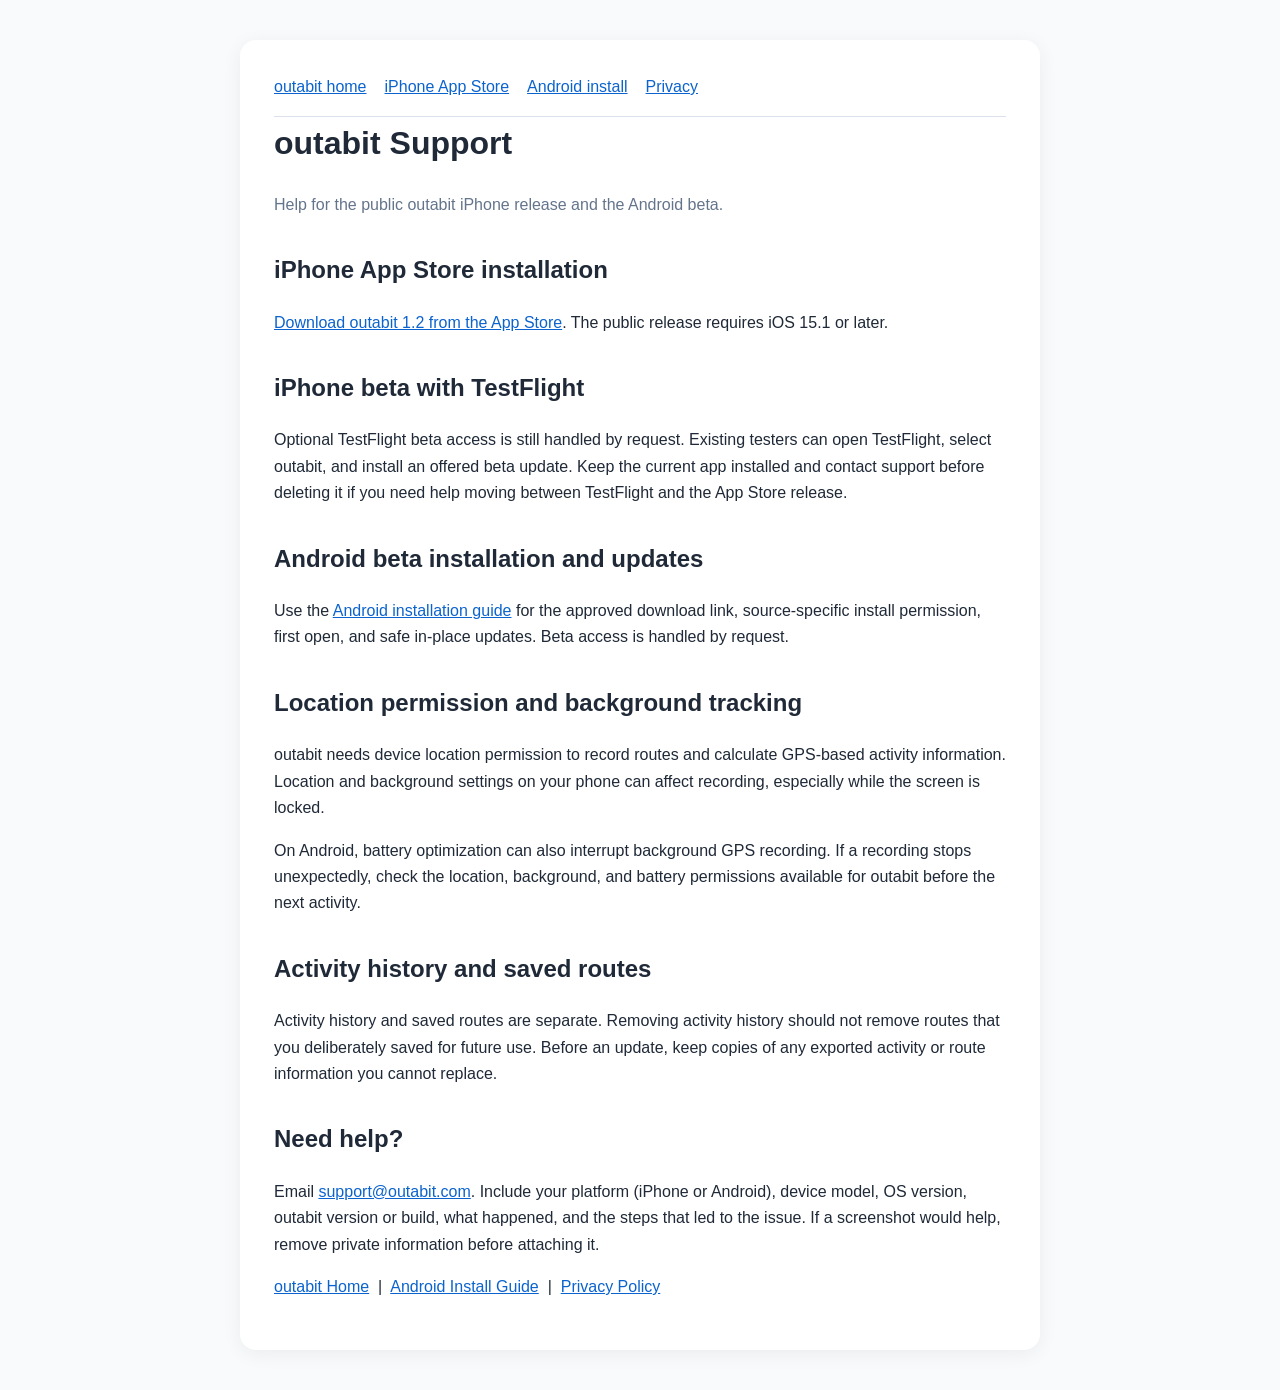
<file: support.html>
<!doctype html>
<html lang="en">
<head>
  <meta charset="utf-8" />
  <meta name="viewport" content="width=device-width, initial-scale=1" />
  <title>outabit Support</title>
  <style>
    body{font-family:-apple-system,BlinkMacSystemFont,"Segoe UI",sans-serif;max-width:800px;margin:0 auto;padding:40px 22px;line-height:1.65;color:#1f2937;background:#f8fafc}
    main{background:#fff;padding:34px;border-radius:16px;box-shadow:0 4px 20px rgba(0,0,0,.06)}
    h1{margin-top:0} h2{margin-top:2rem} a{color:#0b63ce}.muted{color:#64748b}nav{display:flex;gap:18px;flex-wrap:wrap;border-bottom:1px solid #d9e2ea;padding-bottom:16px}
  </style>
</head>
<body>
<main>
  <nav aria-label="outabit navigation"><a href="index.html">outabit home</a><a data-analytics-event="ios-app-store" href="https://apps.apple.com/us/app/outabit/id6806275701" target="_blank" rel="noopener noreferrer">iPhone App Store</a><a href="install.html">Android install</a><a href="privacy.html">Privacy</a></nav>
  <h1>outabit Support</h1>
  <p class="muted">Help for the public outabit iPhone release and the Android beta.</p>

  <h2>iPhone App Store installation</h2>
  <p><a data-analytics-event="ios-app-store" href="https://apps.apple.com/us/app/outabit/id6806275701" target="_blank" rel="noopener noreferrer">Download outabit 1.2 from the App Store</a>. The public release requires iOS 15.1 or later.</p>

  <h2>iPhone beta with TestFlight</h2>
  <p>Optional TestFlight beta access is still handled by request. Existing testers can open TestFlight, select outabit, and install an offered beta update. Keep the current app installed and contact support before deleting it if you need help moving between TestFlight and the App Store release.</p>

  <h2>Android beta installation and updates</h2>
  <p>Use the <a href="install.html">Android installation guide</a> for the approved download link, source-specific install permission, first open, and safe in-place updates. Beta access is handled by request.</p>

  <h2>Location permission and background tracking</h2>
  <p>outabit needs device location permission to record routes and calculate GPS-based activity information. Location and background settings on your phone can affect recording, especially while the screen is locked.</p>
  <p>On Android, battery optimization can also interrupt background GPS recording. If a recording stops unexpectedly, check the location, background, and battery permissions available for outabit before the next activity.</p>

  <h2>Activity history and saved routes</h2>
  <p>Activity history and saved routes are separate. Removing activity history should not remove routes that you deliberately saved for future use. Before an update, keep copies of any exported activity or route information you cannot replace.</p>

  <h2>Need help?</h2>
  <p>Email <a href="mailto:support@outabit.com?subject=outabit%20support">support@outabit.com</a>. Include your platform (iPhone or Android), device model, OS version, outabit version or build, what happened, and the steps that led to the issue. If a screenshot would help, remove private information before attaching it.</p>

  <p><a href="index.html">outabit Home</a> &nbsp;|&nbsp; <a href="install.html">Android Install Guide</a> &nbsp;|&nbsp; <a href="privacy.html">Privacy Policy</a></p>
</main>
<script src="analytics-config.js"></script>
<script src="analytics.js"></script>
</body>
</html>
</file>
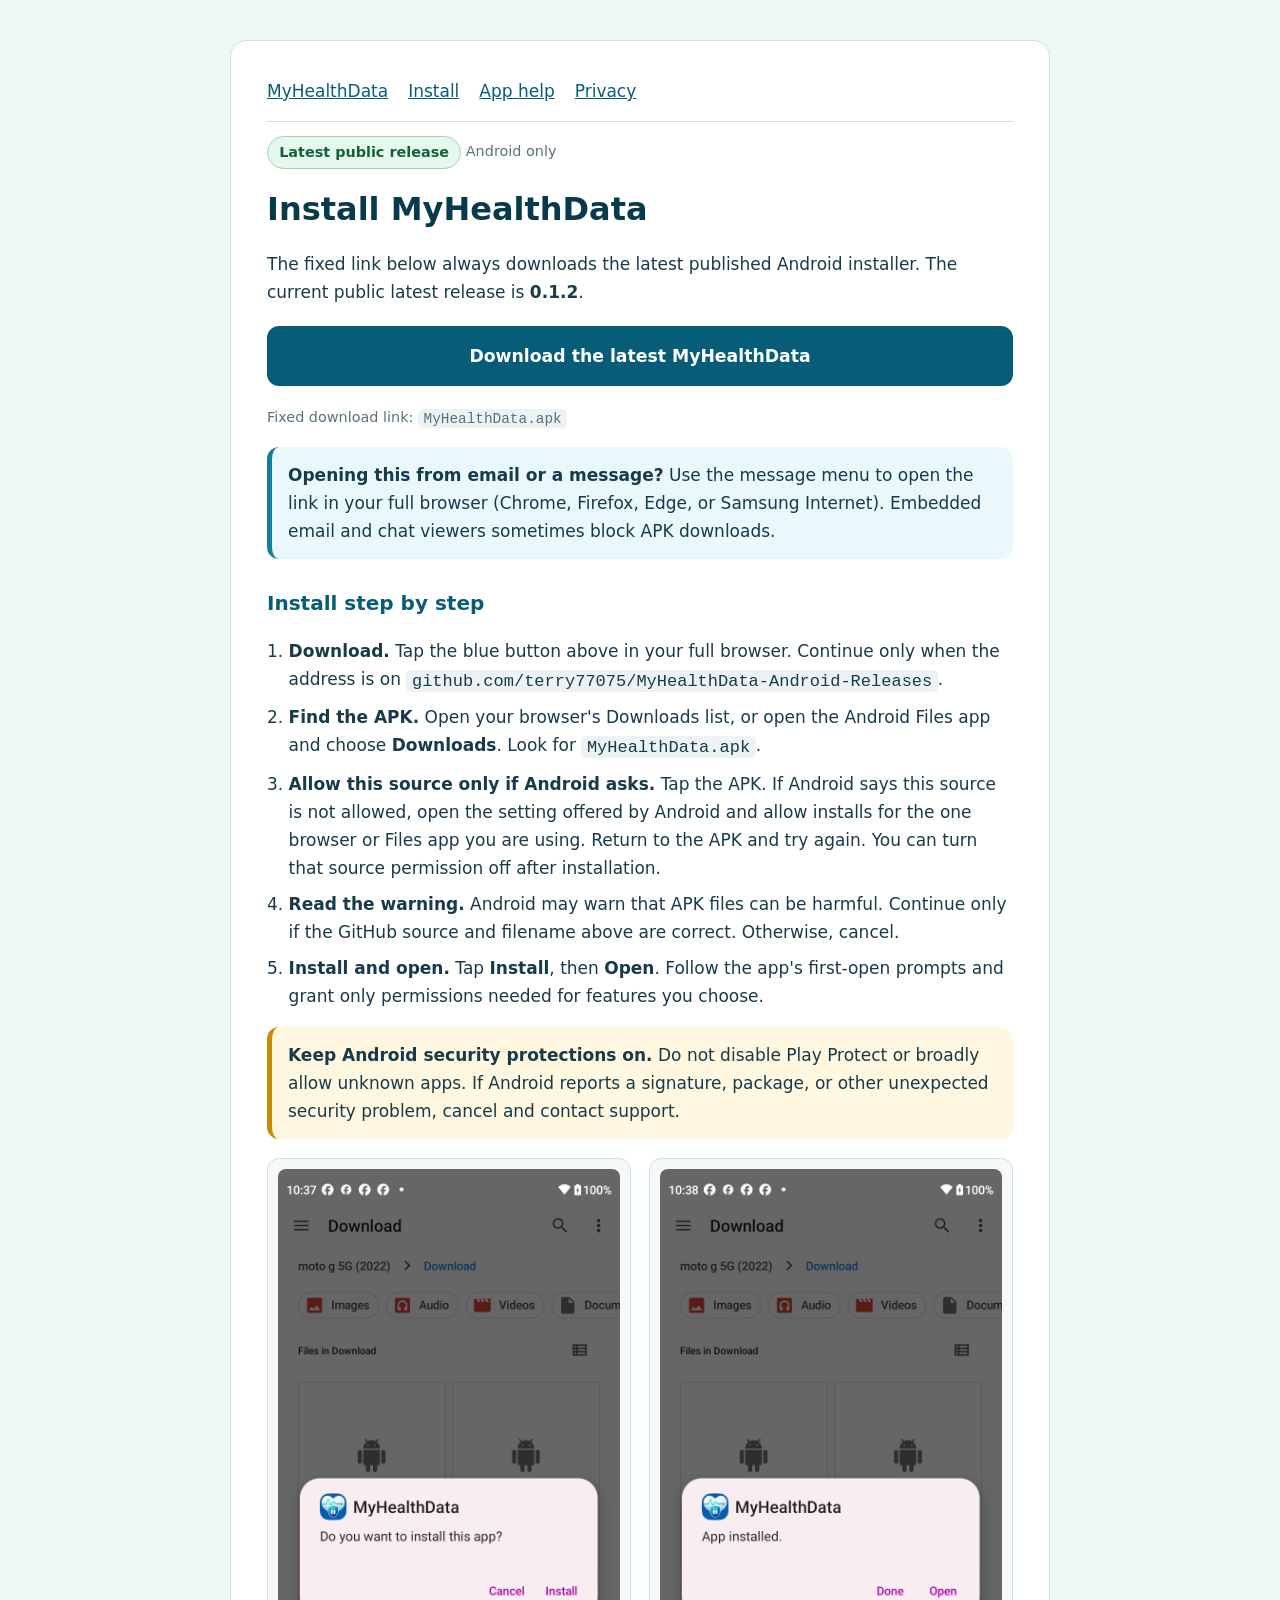
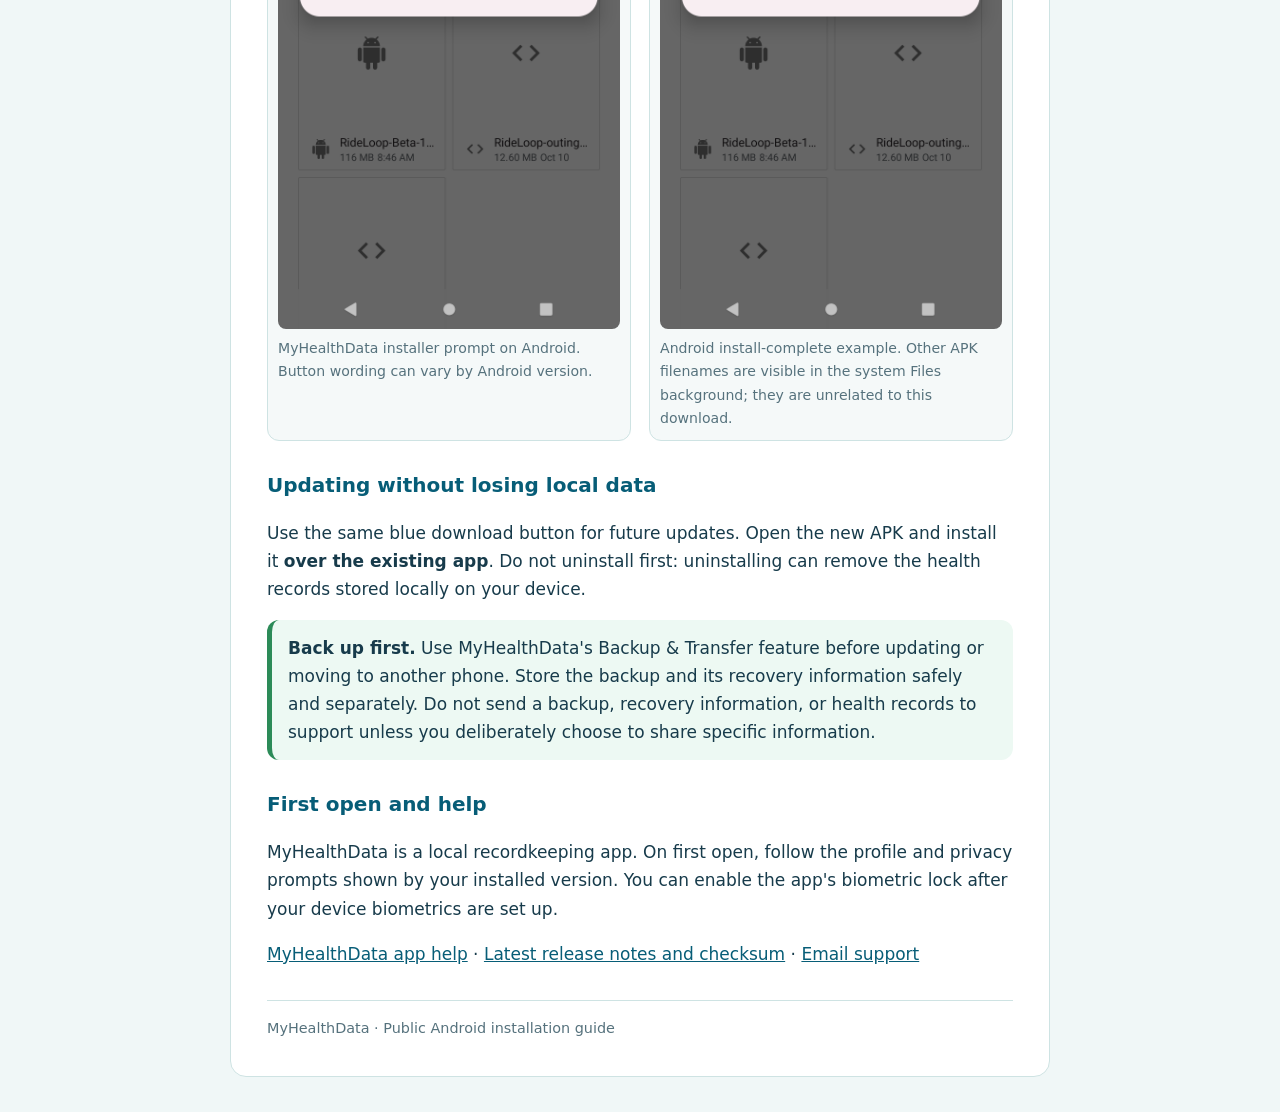
<file: myhealthdata/install.html>
<!doctype html>
<html lang="en">
<head>
  <meta charset="utf-8">
  <meta name="viewport" content="width=device-width,initial-scale=1">
  <meta name="description" content="Download and install the latest public MyHealthData release on Android.">
  <title>Install MyHealthData on Android</title>
  <link rel="stylesheet" href="style.css">
  <style>
    .badge{display:inline-block;background:#e6f8ee;color:#126238;border:1px solid #9cd5b6;border-radius:999px;padding:.2rem .7rem;font-weight:700}.button{display:block;text-align:center;background:#075d77;color:#fff;text-decoration:none;font-size:1.08rem;font-weight:750;padding:1rem 1.2rem;border-radius:12px;margin:1.25rem 0}.notice,.warning,.tip{border-radius:12px;padding:14px 16px;margin:1rem 0}.notice{background:#eaf7fb;border-left:5px solid #13809a}.warning{background:#fff7df;border-left:5px solid #c78c00}.tip{background:#edf9f3;border-left:5px solid #2c8b58}ol{padding-left:1.35rem}code{background:#edf3f4;padding:.1rem .35rem;border-radius:5px}.shots{display:grid;grid-template-columns:repeat(2,minmax(0,1fr));gap:18px;margin:1.2rem 0}.shots figure{margin:0;background:#f5f9f9;border:1px solid #cee3e3;border-radius:12px;padding:10px}.shots img{display:block;width:100%;height:auto;border-radius:8px}.shots figcaption{font-size:.88rem;color:#56727d;margin-top:8px}@media(max-width:600px){.shots{grid-template-columns:1fr}.button{padding:1rem}}
  </style>
</head>
<body>
<main>
  <nav aria-label="MyHealthData navigation"><a href="index.html">MyHealthData</a><a href="install.html">Install</a><a href="support.html">App help</a><a href="privacy.html">Privacy</a></nav>
  <p class="eyebrow"><span class="badge">Latest public release</span> Android only</p>
  <h1>Install MyHealthData</h1>
  <p>The fixed link below always downloads the latest published Android installer. The current public latest release is <strong>0.1.2</strong>.</p>
  <a class="button" href="https://github.com/terry77075/MyHealthData-Android-Releases/releases/latest/download/MyHealthData.apk">Download the latest MyHealthData</a>
  <p class="eyebrow">Fixed download link: <code>MyHealthData.apk</code></p>

  <div class="notice"><strong>Opening this from email or a message?</strong> Use the message menu to open the link in your full browser (Chrome, Firefox, Edge, or Samsung Internet). Embedded email and chat viewers sometimes block APK downloads.</div>

  <h2>Install step by step</h2>
  <ol>
    <li><strong>Download.</strong> Tap the blue button above in your full browser. Continue only when the address is on <code>github.com/terry77075/MyHealthData-Android-Releases</code>.</li>
    <li><strong>Find the APK.</strong> Open your browser's Downloads list, or open the Android Files app and choose <strong>Downloads</strong>. Look for <code>MyHealthData.apk</code>.</li>
    <li><strong>Allow this source only if Android asks.</strong> Tap the APK. If Android says this source is not allowed, open the setting offered by Android and allow installs for the one browser or Files app you are using. Return to the APK and try again. You can turn that source permission off after installation.</li>
    <li><strong>Read the warning.</strong> Android may warn that APK files can be harmful. Continue only if the GitHub source and filename above are correct. Otherwise, cancel.</li>
    <li><strong>Install and open.</strong> Tap <strong>Install</strong>, then <strong>Open</strong>. Follow the app's first-open prompts and grant only permissions needed for features you choose.</li>
  </ol>

  <div class="warning"><strong>Keep Android security protections on.</strong> Do not disable Play Protect or broadly allow unknown apps. If Android reports a signature, package, or other unexpected security problem, cancel and contact support.</div>

  <div class="shots" aria-label="MyHealthData installation examples">
    <figure><img src="../assets/install/myhealthdata-install-prompt.png" alt="Android MyHealthData installation prompt showing Cancel and Install buttons" loading="lazy"><figcaption>MyHealthData installer prompt on Android. Button wording can vary by Android version.</figcaption></figure>
    <figure><img src="../assets/install/myhealthdata-installed.png" alt="Android App installed confirmation for MyHealthData" loading="lazy"><figcaption>Android install-complete example. Other APK filenames are visible in the system Files background; they are unrelated to this download.</figcaption></figure>
  </div>

  <h2>Updating without losing local data</h2>
  <p>Use the same blue download button for future updates. Open the new APK and install it <strong>over the existing app</strong>. Do not uninstall first: uninstalling can remove the health records stored locally on your device.</p>
  <div class="tip"><strong>Back up first.</strong> Use MyHealthData's Backup &amp; Transfer feature before updating or moving to another phone. Store the backup and its recovery information safely and separately. Do not send a backup, recovery information, or health records to support unless you deliberately choose to share specific information.</div>

  <h2>First open and help</h2>
  <p>MyHealthData is a local recordkeeping app. On first open, follow the profile and privacy prompts shown by your installed version. You can enable the app's biometric lock after your device biometrics are set up.</p>
  <p><a href="support.html">MyHealthData app help</a> · <a href="https://github.com/terry77075/MyHealthData-Android-Releases/releases/latest">Latest release notes and checksum</a> · <a href="mailto:rideloopsupport@gmail.com?subject=MyHealthData%20Android%20support">Email support</a></p>
  <footer>MyHealthData · Public Android installation guide</footer>
</main>
</body>
</html>
</file>
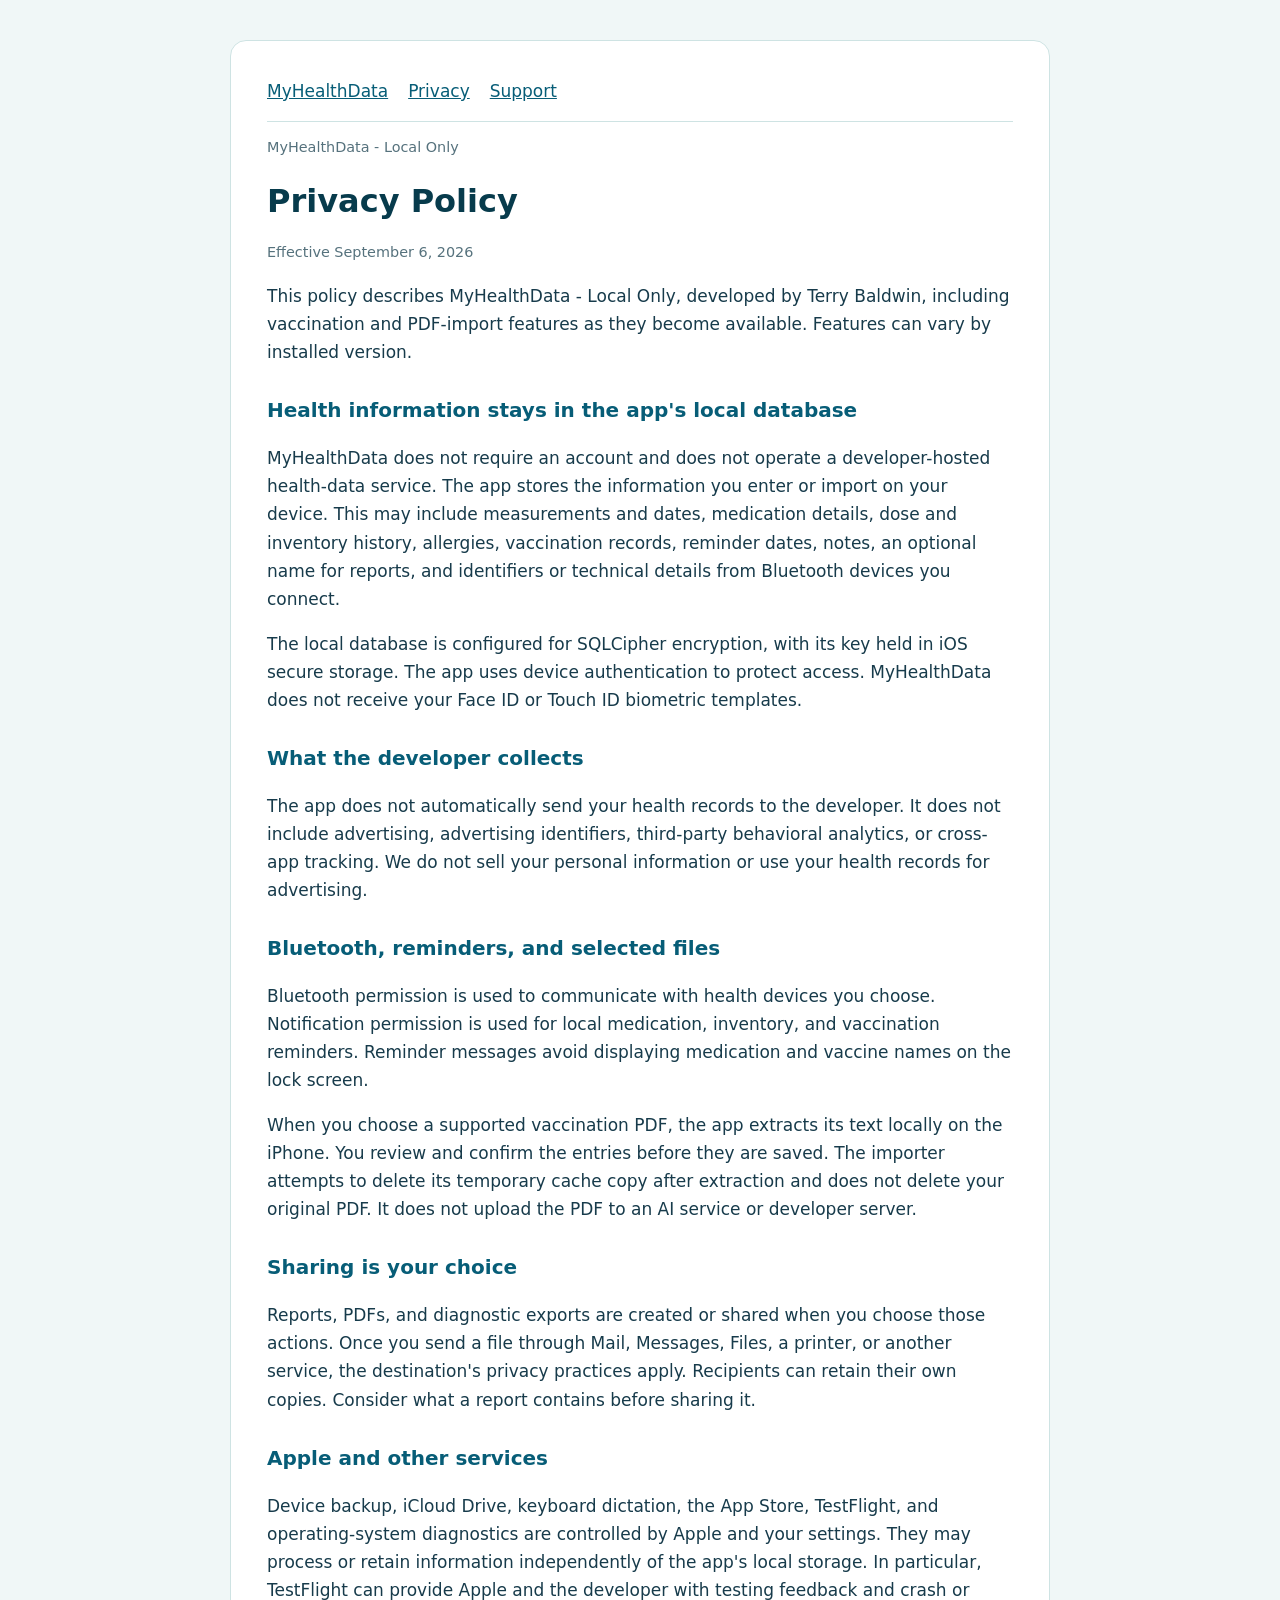
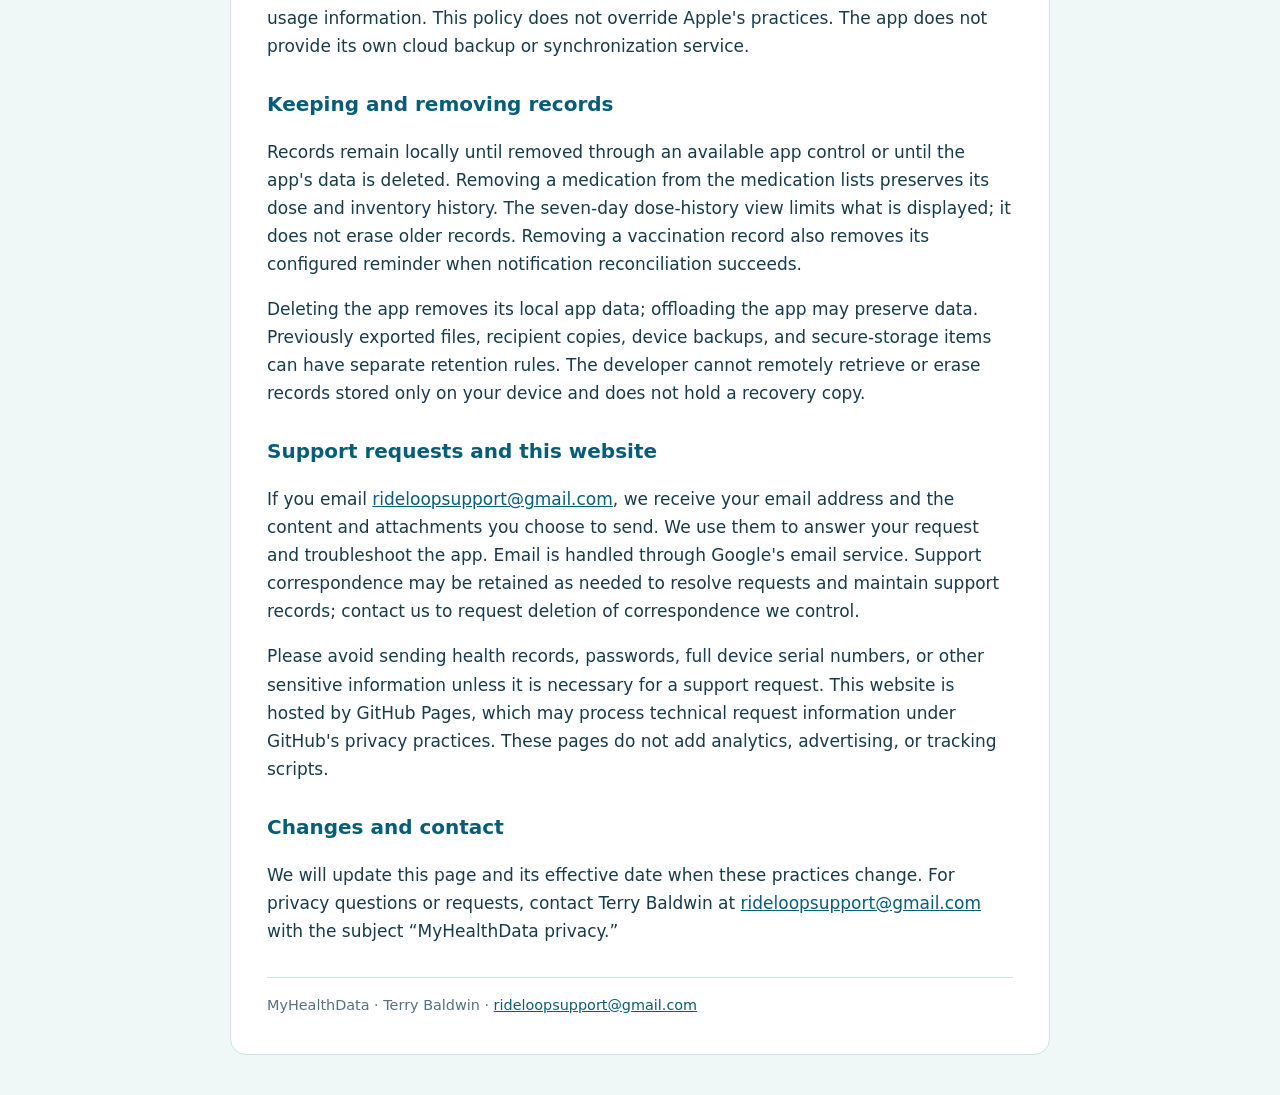
<file: myhealthdata/privacy.html>
<!doctype html><html lang="en"><head><meta charset="utf-8"><meta name="viewport" content="width=device-width,initial-scale=1"><title>Privacy Policy | MyHealthData</title><meta name="description" content="Privacy Policy for MyHealthData - Local Only."><link rel="stylesheet" href="style.css"></head><body><main><nav aria-label="Main navigation"><a href="index.html">MyHealthData</a><a href="privacy.html">Privacy</a><a href="support.html">Support</a></nav><p class="eyebrow">MyHealthData - Local Only</p><h1>Privacy Policy</h1><p class="eyebrow">Effective September 6, 2026</p>
<p>This policy describes MyHealthData - Local Only, developed by Terry Baldwin, including vaccination and PDF-import features as they become available. Features can vary by installed version.</p>
<h2>Health information stays in the app's local database</h2>
<p>MyHealthData does not require an account and does not operate a developer-hosted health-data service. The app stores the information you enter or import on your device. This may include measurements and dates, medication details, dose and inventory history, allergies, vaccination records, reminder dates, notes, an optional name for reports, and identifiers or technical details from Bluetooth devices you connect.</p>
<p>The local database is configured for SQLCipher encryption, with its key held in iOS secure storage. The app uses device authentication to protect access. MyHealthData does not receive your Face ID or Touch ID biometric templates.</p>
<h2>What the developer collects</h2>
<p>The app does not automatically send your health records to the developer. It does not include advertising, advertising identifiers, third-party behavioral analytics, or cross-app tracking. We do not sell your personal information or use your health records for advertising.</p>
<h2>Bluetooth, reminders, and selected files</h2>
<p>Bluetooth permission is used to communicate with health devices you choose. Notification permission is used for local medication, inventory, and vaccination reminders. Reminder messages avoid displaying medication and vaccine names on the lock screen.</p>
<p>When you choose a supported vaccination PDF, the app extracts its text locally on the iPhone. You review and confirm the entries before they are saved. The importer attempts to delete its temporary cache copy after extraction and does not delete your original PDF. It does not upload the PDF to an AI service or developer server.</p>
<h2>Sharing is your choice</h2>
<p>Reports, PDFs, and diagnostic exports are created or shared when you choose those actions. Once you send a file through Mail, Messages, Files, a printer, or another service, the destination's privacy practices apply. Recipients can retain their own copies. Consider what a report contains before sharing it.</p>
<h2>Apple and other services</h2>
<p>Device backup, iCloud Drive, keyboard dictation, the App Store, TestFlight, and operating-system diagnostics are controlled by Apple and your settings. They may process or retain information independently of the app's local storage. In particular, TestFlight can provide Apple and the developer with testing feedback and crash or usage information. This policy does not override Apple's practices. The app does not provide its own cloud backup or synchronization service.</p>
<h2>Keeping and removing records</h2>
<p>Records remain locally until removed through an available app control or until the app's data is deleted. Removing a medication from the medication lists preserves its dose and inventory history. The seven-day dose-history view limits what is displayed; it does not erase older records. Removing a vaccination record also removes its configured reminder when notification reconciliation succeeds.</p>
<p>Deleting the app removes its local app data; offloading the app may preserve data. Previously exported files, recipient copies, device backups, and secure-storage items can have separate retention rules. The developer cannot remotely retrieve or erase records stored only on your device and does not hold a recovery copy.</p>
<h2>Support requests and this website</h2>
<p>If you email <a href="mailto:rideloopsupport@gmail.com">rideloopsupport@gmail.com</a>, we receive your email address and the content and attachments you choose to send. We use them to answer your request and troubleshoot the app. Email is handled through Google's email service. Support correspondence may be retained as needed to resolve requests and maintain support records; contact us to request deletion of correspondence we control.</p>
<p>Please avoid sending health records, passwords, full device serial numbers, or other sensitive information unless it is necessary for a support request. This website is hosted by GitHub Pages, which may process technical request information under GitHub's privacy practices. These pages do not add analytics, advertising, or tracking scripts.</p>
<h2>Changes and contact</h2>
<p>We will update this page and its effective date when these practices change. For privacy questions or requests, contact Terry Baldwin at <a href="mailto:rideloopsupport@gmail.com">rideloopsupport@gmail.com</a> with the subject “MyHealthData privacy.”</p><footer>MyHealthData · Terry Baldwin · <a href="mailto:rideloopsupport@gmail.com">rideloopsupport@gmail.com</a></footer></main></body></html>
</file>
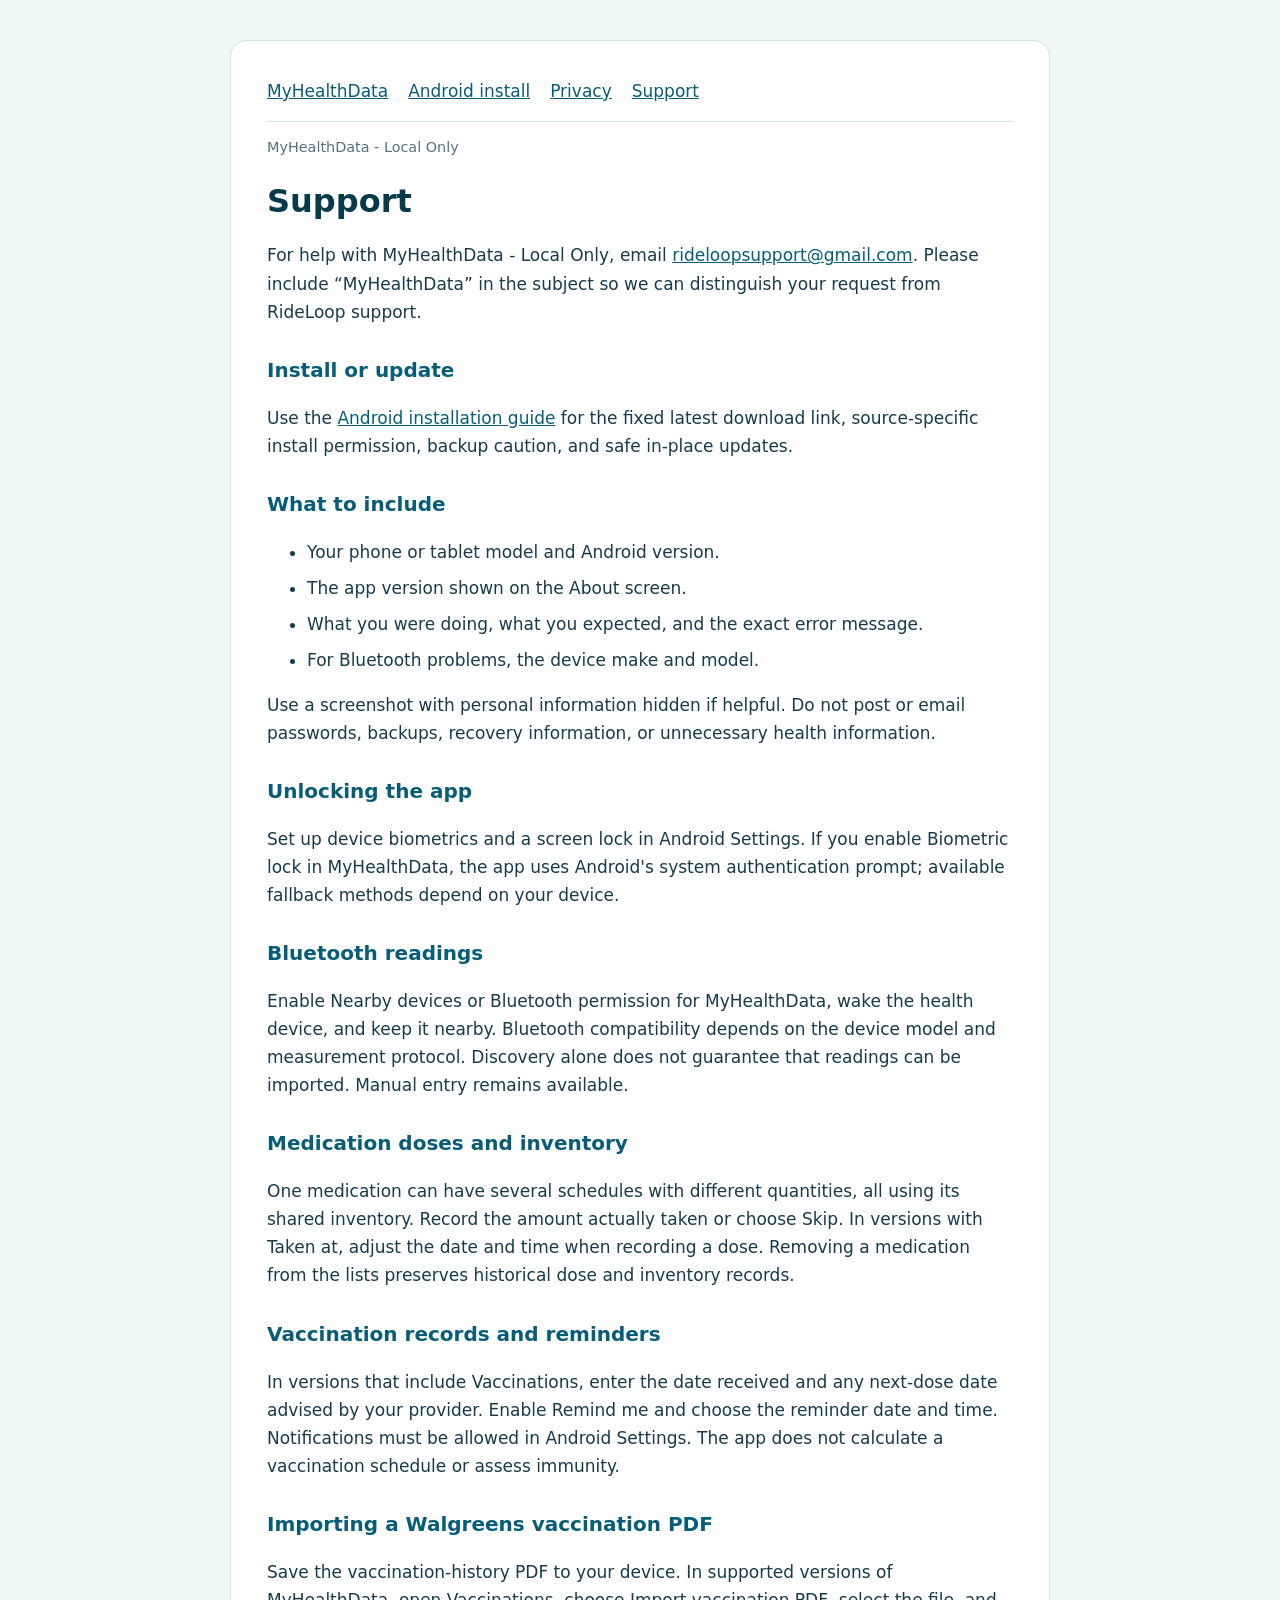
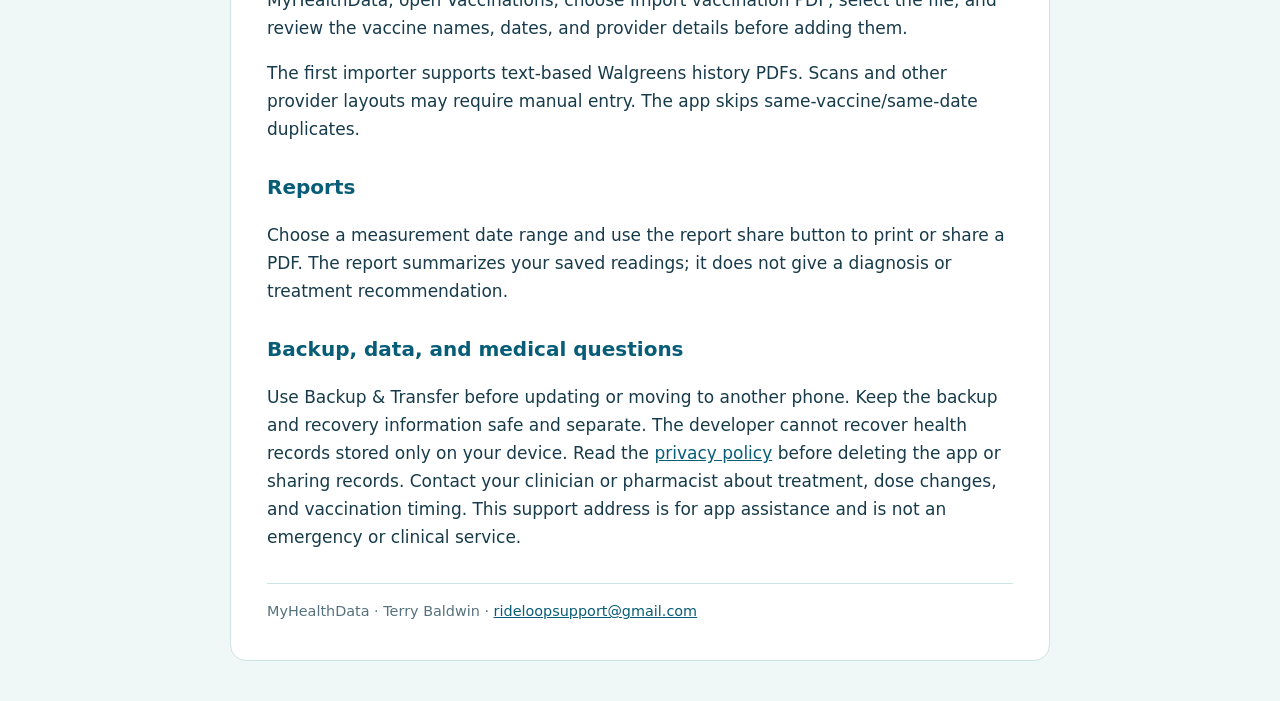
<file: myhealthdata/support.html>
<!doctype html><html lang="en"><head><meta charset="utf-8"><meta name="viewport" content="width=device-width,initial-scale=1"><title>Support | MyHealthData</title><meta name="description" content="Support for MyHealthData - Local Only."><link rel="stylesheet" href="style.css"></head><body><main><nav aria-label="Main navigation"><a href="index.html">MyHealthData</a><a href="install.html">Android install</a><a href="privacy.html">Privacy</a><a href="support.html">Support</a></nav><p class="eyebrow">MyHealthData - Local Only</p><h1>Support</h1><p>For help with MyHealthData - Local Only, email <a href="mailto:rideloopsupport@gmail.com?subject=MyHealthData%20support">rideloopsupport@gmail.com</a>. Please include “MyHealthData” in the subject so we can distinguish your request from RideLoop support.</p>
<h2>Install or update</h2><p>Use the <a href="install.html">Android installation guide</a> for the fixed latest download link, source-specific install permission, backup caution, and safe in-place updates.</p>
<h2>What to include</h2><ul><li>Your phone or tablet model and Android version.</li><li>The app version shown on the About screen.</li><li>What you were doing, what you expected, and the exact error message.</li><li>For Bluetooth problems, the device make and model.</li></ul><p>Use a screenshot with personal information hidden if helpful. Do not post or email passwords, backups, recovery information, or unnecessary health information.</p>
<h2>Unlocking the app</h2><p>Set up device biometrics and a screen lock in Android Settings. If you enable Biometric lock in MyHealthData, the app uses Android's system authentication prompt; available fallback methods depend on your device.</p>
<h2>Bluetooth readings</h2><p>Enable Nearby devices or Bluetooth permission for MyHealthData, wake the health device, and keep it nearby. Bluetooth compatibility depends on the device model and measurement protocol. Discovery alone does not guarantee that readings can be imported. Manual entry remains available.</p>
<h2>Medication doses and inventory</h2><p>One medication can have several schedules with different quantities, all using its shared inventory. Record the amount actually taken or choose Skip. In versions with Taken at, adjust the date and time when recording a dose. Removing a medication from the lists preserves historical dose and inventory records.</p>
<h2>Vaccination records and reminders</h2><p>In versions that include Vaccinations, enter the date received and any next-dose date advised by your provider. Enable Remind me and choose the reminder date and time. Notifications must be allowed in Android Settings. The app does not calculate a vaccination schedule or assess immunity.</p>
<h2>Importing a Walgreens vaccination PDF</h2><p>Save the vaccination-history PDF to your device. In supported versions of MyHealthData, open Vaccinations, choose Import vaccination PDF, select the file, and review the vaccine names, dates, and provider details before adding them.</p><p>The first importer supports text-based Walgreens history PDFs. Scans and other provider layouts may require manual entry. The app skips same-vaccine/same-date duplicates.</p>
<h2>Reports</h2><p>Choose a measurement date range and use the report share button to print or share a PDF. The report summarizes your saved readings; it does not give a diagnosis or treatment recommendation.</p>
<h2>Backup, data, and medical questions</h2><p>Use Backup &amp; Transfer before updating or moving to another phone. Keep the backup and recovery information safe and separate. The developer cannot recover health records stored only on your device. Read the <a href="privacy.html">privacy policy</a> before deleting the app or sharing records. Contact your clinician or pharmacist about treatment, dose changes, and vaccination timing. This support address is for app assistance and is not an emergency or clinical service.</p><footer>MyHealthData · Terry Baldwin · <a href="mailto:rideloopsupport@gmail.com">rideloopsupport@gmail.com</a></footer></main></body></html>
</file>
<file: myhealthdata/style.css>
*{box-sizing:border-box}body{margin:0;background:#f0f7f7;color:#173b4b;font:17px/1.65 system-ui,-apple-system,BlinkMacSystemFont,"Segoe UI",sans-serif}main{max-width:820px;margin:40px auto;padding:36px;background:white;border:1px solid #cee3e3;border-radius:16px}h1{font-size:2rem;line-height:1.2;color:#073b4c}h2{font-size:1.25rem;margin-top:28px;color:#075d77}a{color:#075d77;overflow-wrap:anywhere}nav{display:flex;gap:20px;flex-wrap:wrap;border-bottom:1px solid #cee3e3;padding-bottom:16px}.eyebrow,footer{color:#56727d;font-size:.9rem}footer{margin-top:32px;border-top:1px solid #cee3e3;padding-top:16px}li{margin-bottom:8px}@media(max-width:600px){main{margin:12px;padding:22px}h1{font-size:1.7rem}}
</file>
<file: styles.css>
:root {
  --navy: #082d4b;
  --navy-deep: #041f35;
  --sky: #74c7ef;
  --sky-soft: #dff4fd;
  --green: #76b82a;
  --green-deep: #4d8917;
  --yellow: #ffd35a;
  --cream: #f7f3e8;
  --white: #fffdf8;
  --ink: #17364a;
  --muted: #5f7482;
  --line: rgba(8, 45, 75, .14);
  --shadow: 0 28px 70px rgba(5, 37, 60, .18);
  --radius: 26px;
  --content: min(1180px, calc(100vw - 48px));
}

* { box-sizing: border-box; }
html { scroll-behavior: smooth; }
body {
  margin: 0;
  color: var(--ink);
  background: var(--white);
  font-family: Inter, ui-sans-serif, system-ui, -apple-system, BlinkMacSystemFont, "Segoe UI", sans-serif;
  line-height: 1.55;
}
a { color: inherit; }
img { display: block; max-width: 100%; }
.skip-link { position: fixed; left: 1rem; top: -4rem; z-index: 100; padding: .8rem 1rem; background: white; border-radius: 8px; }
.skip-link:focus { top: 1rem; }

.construction-notice {
  display: flex;
  justify-content: center;
  align-items: center;
  gap: .7rem 1rem;
  min-height: 46px;
  padding: .65rem 24px;
  background: var(--yellow);
  color: var(--navy-deep);
  text-align: center;
  font-size: .86rem;
}
.construction-notice strong { font-weight: 950; letter-spacing: .035em; text-transform: uppercase; }
.construction-notice span { font-weight: 650; }

.site-header {
  width: var(--content);
  min-height: 78px;
  margin: 0 auto;
  display: grid;
  grid-template-columns: 1fr auto 1fr;
  align-items: center;
  gap: 2rem;
  position: relative;
  z-index: 10;
}
.brand {
  width: fit-content;
  text-decoration: none;
  color: var(--navy);
  font-weight: 950;
  font-size: clamp(1.55rem, 2.2vw, 2rem);
  line-height: 1;
  letter-spacing: -.09em;
}
.brand-crop { position: relative; width: 136px; height: 42px; overflow: hidden; }
.brand-crop img { width: 100%; height: 100%; object-fit: contain; object-position: left center; }
.site-header nav { display: flex; gap: clamp(1rem, 2.5vw, 2rem); }
.site-header nav a { font-size: .9rem; font-weight: 750; text-decoration: none; }
.site-header nav a:hover, .site-header nav a:focus-visible { color: var(--green-deep); }

.button {
  display: inline-flex;
  align-items: center;
  justify-content: center;
  gap: .65rem;
  min-height: 50px;
  padding: .82rem 1.2rem;
  border: 2px solid var(--navy);
  border-radius: 999px;
  background: var(--navy);
  color: white;
  box-shadow: 0 8px 22px rgba(8,45,75,.15);
  font-weight: 800;
  text-decoration: none;
  transition: transform .2s ease, box-shadow .2s ease, background .2s ease;
}
.button:hover, .button:focus-visible { transform: translateY(-2px); box-shadow: 0 12px 26px rgba(8,45,75,.22); background: var(--navy-deep); }
.button-small { justify-self: end; min-height: 42px; padding: .55rem 1rem; font-size: .84rem; }

.hero {
  width: var(--content);
  min-height: 710px;
  margin: 0 auto;
  padding: clamp(3rem, 7vw, 6.5rem) 0 clamp(4rem, 8vw, 7rem);
  display: grid;
  grid-template-columns: minmax(0, 1fr) minmax(390px, .88fr);
  align-items: center;
  gap: clamp(3rem, 7vw, 7rem);
}
.hero-copy { position: relative; z-index: 2; }
.eyebrow, .section-kicker {
  margin: 0 0 1.15rem;
  color: var(--green-deep);
  font-size: .76rem;
  font-weight: 900;
  letter-spacing: .115em;
  text-transform: uppercase;
}
.status-dot { display: inline-block; width: .6rem; height: .6rem; margin-right: .55rem; border-radius: 50%; background: var(--green); box-shadow: 0 0 0 5px rgba(118,184,42,.14); }
h1, h2, h3, p { margin-top: 0; }
h1, h2 { font-family: Georgia, "Times New Roman", serif; color: var(--navy); letter-spacing: -.055em; line-height: .96; }
h1 { margin-bottom: 1.5rem; font-size: clamp(4.3rem, 8.3vw, 7.8rem); font-weight: 800; }
h1 em { color: var(--green-deep); font-weight: 500; }
.hero-lede { max-width: 610px; margin-bottom: 1.75rem; font-size: clamp(1.12rem, 2vw, 1.38rem); line-height: 1.55; }
.hero-actions { display: flex; align-items: center; gap: 1.4rem; }
.text-link { font-weight: 850; text-decoration-thickness: 2px; text-underline-offset: 5px; }
.beta-note { max-width: 560px; margin: 1rem 0 0; color: var(--muted); font-size: .83rem; }
.activity-list { display: flex; flex-wrap: wrap; gap: .6rem; margin: 2.2rem 0 0; padding: 0; list-style: none; }
.activity-list li { padding: .45rem .8rem; border: 1px solid var(--line); border-radius: 999px; background: white; font-size: .8rem; font-weight: 800; }
.activity-list span { display: inline-grid; place-items: center; width: 1.25rem; height: 1.25rem; margin-right: .25rem; border-radius: 50%; background: var(--sky-soft); color: var(--navy); }

.hero-art {
  position: relative;
  height: min(72vw, 650px);
  min-height: 560px;
  overflow: hidden;
  border-radius: 42% 42% 22% 22% / 25% 25% 13% 13%;
  background: linear-gradient(145deg, var(--sky-soft), var(--green));
  box-shadow: var(--shadow);
}
.hero-art::before { content: ""; position: absolute; inset: 0; z-index: 1; background: linear-gradient(180deg, transparent 54%, rgba(4,31,53,.15)); pointer-events: none; }
.hero-art::after { content: ""; position: absolute; right: -22px; top: -22px; width: 96px; height: 96px; z-index: -1; border-radius: 50%; background: var(--yellow); box-shadow: -475px 565px 0 22px var(--sky-soft); }
.hero-art img { width: 100%; height: 100%; object-fit: cover; object-position: center 50%; }
.hero-caption { position: absolute; left: 1.1rem; right: 1.1rem; bottom: 1.1rem; z-index: 2; display: flex; justify-content: space-between; align-items: center; padding: .8rem 1rem; border: 1px solid rgba(255,255,255,.46); border-radius: 16px; background: rgba(255,255,255,.82); backdrop-filter: blur(10px); color: var(--navy); }
.hero-caption span { font-size: .72rem; font-weight: 800; text-transform: uppercase; letter-spacing: .08em; }
.hero-caption strong { font-family: Georgia, serif; }

.manifesto { padding: clamp(5rem, 10vw, 9rem) max(24px, calc((100vw - 1000px)/2)); text-align: center; background: var(--sky-soft); }
.manifesto h2 { margin-bottom: 1.4rem; font-size: clamp(2.7rem, 6vw, 5.4rem); }
.manifesto h2 span { color: var(--green-deep); }
.manifesto > p:last-child { max-width: 720px; margin: 0 auto; color: #3f6176; font-size: 1.1rem; }

.walkthrough { width: var(--content); margin: 0 auto; padding: clamp(5rem, 10vw, 9rem) 0; }
.section-heading { display: grid; grid-template-columns: 1.3fr .7fr; align-items: end; gap: 5rem; margin-bottom: 3.3rem; }
.section-heading h2, .details h2, .community h2, .final-cta h2 { margin: 0; font-size: clamp(2.7rem, 5.3vw, 5rem); }
.section-heading > p { margin: 0; color: var(--muted); font-size: 1rem; }
.journey { display: grid; grid-template-columns: .92fr 1.08fr; gap: clamp(2rem, 6vw, 6rem); align-items: stretch; }
.journey-steps { margin: 0; padding: 0; list-style: none; counter-reset: step; }
.journey-steps li { display: grid; grid-template-columns: 48px 1fr; gap: 1.1rem; padding: 1.7rem 0; border-bottom: 1px solid var(--line); }
.journey-steps li:first-child { border-top: 1px solid var(--line); }
.step-number { display: grid; place-items: center; width: 42px; height: 42px; border-radius: 50%; background: var(--sky-soft); color: var(--navy); font-size: .72rem; font-weight: 900; }
.journey-steps .is-active .step-number { background: var(--yellow); }
.journey-steps h3 { margin-bottom: .45rem; color: var(--navy); font-size: 1.25rem; }
.journey-steps p { margin: 0; color: var(--muted); }
.route-visual { position: relative; min-height: 480px; overflow: hidden; border-radius: var(--radius); background: linear-gradient(#9ddcff 0 38%, #b5d984 38% 100%); box-shadow: var(--shadow); }
.sun { position: absolute; right: 12%; top: 11%; width: 78px; height: 78px; border-radius: 50%; background: var(--yellow); box-shadow: 0 0 0 13px rgba(255,211,90,.23); }
.ridge { position: absolute; left: -8%; width: 116%; height: 52%; clip-path: polygon(0 76%, 16% 35%, 28% 64%, 46% 8%, 61% 59%, 76% 27%, 100% 77%, 100% 100%, 0 100%); }
.ridge-back { top: 15%; background: #5f8fa3; opacity: .7; }
.ridge-front { top: 27%; background: #416b57; }
.route-visual svg { position: absolute; inset: 12% 6% 6%; width: 88%; height: 82%; }
.route-shadow, .route-line { fill: none; stroke-linecap: round; }
.route-shadow { stroke: rgba(4,31,53,.2); stroke-width: 15; }
.route-line { stroke: white; stroke-width: 7; stroke-dasharray: 5 15; animation: route-drift 18s linear infinite; }
.route-start { fill: var(--yellow); stroke: white; stroke-width: 5; }
.route-pin path { fill: var(--navy); }
.route-pin circle { fill: var(--yellow); }
@keyframes route-drift { to { stroke-dashoffset: -120; } }
@media (prefers-reduced-motion: reduce) { html { scroll-behavior: auto; } .route-line { animation: none; } }
.route-label { position: absolute; left: 1.2rem; bottom: 1.2rem; display: grid; padding: .9rem 1.05rem; border-radius: 15px; background: rgba(255,255,255,.91); box-shadow: 0 8px 28px rgba(8,45,75,.16); }
.route-label span { color: var(--muted); font-size: .68rem; font-weight: 900; letter-spacing: .09em; text-transform: uppercase; }
.route-label strong { color: var(--navy); }
.route-label small { color: var(--muted); }

.details { display: grid; grid-template-columns: .8fr 1.2fr; gap: clamp(3rem, 9vw, 9rem); padding: clamp(5rem, 10vw, 9rem) max(24px, calc((100vw - 1180px)/2)); background: var(--cream); }
.details-lede > p:last-child { max-width: 520px; margin-top: 1.5rem; color: var(--muted); }
.details-list article { display: grid; grid-template-columns: 66px 1fr; gap: 1.25rem; padding: 1.55rem 0; border-bottom: 1px solid var(--line); }
.details-list article:first-child { border-top: 1px solid var(--line); }
.detail-icon { display: grid; place-items: center; width: 56px; height: 56px; border-radius: 18px; background: white; color: var(--green-deep); font-size: 1.55rem; font-weight: 900; box-shadow: 0 10px 25px rgba(8,45,75,.08); }
.details-list h3 { margin-bottom: .35rem; color: var(--navy); font-size: 1.25rem; }
.details-list p { margin: 0; color: var(--muted); }

.tutorials { padding: clamp(5rem, 10vw, 9rem) max(24px, calc((100vw - 1180px)/2)); background: var(--navy); color: white; }
.light-heading h2, .tutorials .section-kicker { color: white; }
.light-heading > p { color: #bed4e1; }
.video-row { display: grid; grid-template-columns: 1.1fr .9fr; gap: 1.25rem; }
.video-placeholder { position: relative; min-height: 340px; overflow: hidden; display: flex; flex-direction: column; justify-content: space-between; padding: 1.4rem; border: 1px solid rgba(255,255,255,.16); border-radius: var(--radius); background: radial-gradient(circle at 85% 10%, rgba(255,211,90,.65), transparent 26%), linear-gradient(145deg, #276c87, #183c50); }
.video-placeholder::after { content: ""; position: absolute; left: -4%; right: -4%; bottom: -12%; height: 60%; background: var(--green-deep); clip-path: polygon(0 80%, 22% 20%, 39% 75%, 60% 15%, 76% 68%, 100% 27%, 100% 100%, 0 100%); opacity: .82; }
.video-alt { background: radial-gradient(circle at 10% 18%, rgba(116,199,239,.7), transparent 30%), linear-gradient(145deg, #344d38, #173145); }
.coming-soon { position: relative; z-index: 2; align-self: flex-start; padding: .4rem .68rem; border-radius: 999px; background: var(--yellow); color: var(--navy); font-size: .68rem; font-weight: 950; letter-spacing: .08em; text-transform: uppercase; }
.play-mark { position: absolute; inset: 50% auto auto 50%; z-index: 2; display: grid; place-items: center; width: 64px; height: 64px; transform: translate(-50%,-50%); border: 1px solid rgba(255,255,255,.58); border-radius: 50%; background: rgba(255,255,255,.15); color: rgba(255,255,255,.72); backdrop-filter: blur(5px); }
.video-placeholder > div:last-child { position: relative; z-index: 2; }
.video-placeholder p { margin-bottom: .2rem; color: var(--yellow); font-size: .7rem; font-weight: 900; text-transform: uppercase; letter-spacing: .1em; }
.video-placeholder h3 { margin-bottom: .2rem; font-family: Georgia, serif; font-size: 1.7rem; }
.video-placeholder > div:last-child span { color: #d0e2eb; font-size: .84rem; }

.community { width: var(--content); margin: 0 auto; padding: clamp(5rem, 10vw, 9rem) 0; display: grid; grid-template-columns: .9fr 1.1fr; gap: clamp(3rem, 9vw, 8rem); align-items: center; }
.community-copy > p:last-child { max-width: 520px; margin-top: 1.4rem; color: var(--muted); }
.community-links { border-top: 1px solid var(--line); }
.community-links a { display: flex; justify-content: space-between; align-items: center; gap: 2rem; padding: 1.45rem .25rem; border-bottom: 1px solid var(--line); text-decoration: none; }
.community-links a:hover strong, .community-links a:focus-visible strong { color: var(--green-deep); }
.community-links span { display: grid; }
.community-links small { color: var(--muted); }
.community-links strong { color: var(--navy); font-size: 1.12rem; }
.community-links b { display: grid; place-items: center; width: 42px; height: 42px; border-radius: 50%; background: var(--sky-soft); color: var(--navy); }

.final-cta { padding: clamp(5rem, 10vw, 9rem) 24px; text-align: center; background: var(--green); color: var(--navy-deep); }
.final-cta h2 { margin-bottom: 2rem; color: var(--navy-deep); }
.final-cta .section-kicker { color: var(--navy-deep); }
.button-light { border-color: white; background: white; color: var(--navy); }
.button-light:hover, .button-light:focus-visible { background: var(--sky-soft); }
.final-cta > p:last-child { margin: 1rem 0 0; font-size: .8rem; font-weight: 750; }

footer { width: var(--content); margin: 0 auto; min-height: 150px; display: grid; grid-template-columns: auto 1fr auto; align-items: center; gap: 2rem; color: var(--muted); font-size: .85rem; }
.footer-brand { font-size: 1.75rem; }
footer p { margin: 0; }
.footer-links { display: flex; gap: 1.5rem; }
.footer-links a { font-weight: 750; }

@media (max-width: 980px) {
  .site-header { grid-template-columns: 1fr auto; }
  .site-header nav { display: none; }
  .hero { grid-template-columns: 1fr .78fr; gap: 2rem; }
  h1 { font-size: clamp(4rem, 9vw, 6.4rem); }
  .hero-art { min-height: 500px; }
  .section-heading { grid-template-columns: 1fr; gap: 1.2rem; }
  .journey { grid-template-columns: 1fr 1fr; gap: 2rem; }
  .details, .community { gap: 3rem; }
}

@media (max-width: 720px) {
  :root { --content: calc(100vw - 32px); --radius: 22px; }
  .site-header { min-height: 68px; }
  .construction-notice { align-items: flex-start; flex-direction: column; gap: .1rem; text-align: left; }
  .site-header .button { padding: .48rem .75rem; font-size: .72rem; }
  .hero { min-height: auto; padding: 3.2rem 0 4.5rem; grid-template-columns: 1fr; }
  h1 { font-size: clamp(3.7rem, 18vw, 5.2rem); }
  .hero-lede { font-size: 1.08rem; }
  .hero-actions { align-items: flex-start; flex-direction: column; gap: 1rem; }
  .activity-list { margin-top: 1.8rem; }
  .hero-art { order: -1; height: min(112vw, 570px); min-height: 460px; border-radius: 34% 34% 18% 18% / 18% 18% 10% 10%; }
  .hero-art img { object-position: center 49%; }
  .hero-caption { left: .8rem; right: .8rem; bottom: .8rem; }
  .manifesto { text-align: left; }
  .manifesto h2, .section-heading h2, .details h2, .community h2, .final-cta h2 { font-size: clamp(2.65rem, 12vw, 4rem); }
  .journey, .details, .community, .video-row { grid-template-columns: 1fr; }
  .route-visual { min-height: 390px; }
  .details, .tutorials { padding-left: 16px; padding-right: 16px; }
  .video-placeholder { min-height: 300px; }
  footer { grid-template-columns: 1fr; gap: .8rem; padding: 2rem 0; }
  .footer-links { justify-content: space-between; }
}

@media (max-width: 410px) {
  .brand-crop { width: 120px; height: 38px; }
  .brand-crop img { width: 100%; }
  .site-header .button { max-width: 142px; line-height: 1.1; text-align: center; }
  .hero-art { min-height: 430px; }
  .hero-caption { align-items: flex-start; flex-direction: column; gap: .1rem; }
  .activity-list { gap: .4rem; }
  .activity-list li { padding: .4rem .65rem; }
}

/* Beta request form */
.request-section { text-align: left; }
.request-layout {
  width: var(--content);
  margin: 0 auto;
  display: grid;
  grid-template-columns: minmax(0, .8fr) minmax(360px, 1.2fr);
  gap: clamp(2.5rem, 8vw, 7rem);
  align-items: start;
}
.request-intro { position: sticky; top: 2rem; }
.request-intro h2 { margin-bottom: 1.4rem; }
.request-intro > p:not(.section-kicker) { max-width: 560px; font-size: 1.05rem; }
.request-instruction {
  margin-top: 1.5rem;
  padding: 1rem 1.1rem;
  border: 2px solid rgba(4,31,53,.22);
  border-radius: 16px;
  background: rgba(255,255,255,.52);
}
.request-card {
  padding: clamp(1.25rem, 3vw, 2rem);
  border-radius: var(--radius);
  background: var(--white);
  color: var(--ink);
  box-shadow: var(--shadow);
}
.form-field { margin: 0 0 1.35rem; }
.form-field label, .form-field legend, .email-fallback > label {
  display: block;
  margin-bottom: .48rem;
  color: var(--navy);
  font-weight: 850;
}
.form-field input[type="text"], .email-fallback textarea {
  width: 100%;
  min-height: 48px;
  padding: .72rem .82rem;
  border: 2px solid rgba(8,45,75,.22);
  border-radius: 12px;
  background: white;
  color: var(--ink);
  font: inherit;
}
.form-field input[type="text"]:focus, .email-fallback textarea:focus {
  border-color: var(--navy);
  outline: 3px solid rgba(116,199,239,.55);
  outline-offset: 2px;
}
.form-field input[aria-invalid="true"] { border-color: #9b241b; }
.optional-label { color: var(--muted); font-size: .76rem; font-weight: 700; }
.field-help, .field-error, .form-privacy, .form-status {
  margin: .42rem 0 0;
  font-size: .78rem;
}
.field-help, .form-privacy { color: var(--muted); }
.field-error { color: #8b1d16; font-weight: 800; }
.field-error:empty, .form-status:empty { display: none; }
.device-field { min-width: 0; padding: 0; border: 0; }
.device-options { display: grid; grid-template-columns: repeat(3, 1fr); gap: .65rem; }
.device-options label {
  display: flex;
  align-items: center;
  justify-content: center;
  gap: .5rem;
  min-height: 50px;
  margin: 0;
  padding: .65rem;
  border: 2px solid rgba(8,45,75,.16);
  border-radius: 12px;
  background: white;
  cursor: pointer;
}
.device-options label:focus-within { border-color: var(--navy); outline: 3px solid rgba(116,199,239,.55); outline-offset: 2px; }
.device-options input { width: 1.05rem; height: 1.05rem; margin: 0; accent-color: var(--navy); }
.form-before-send {
  margin: 1.5rem 0 1rem;
  padding: .9rem 1rem;
  border-radius: 12px;
  background: var(--sky-soft);
  color: var(--navy-deep);
}
.request-submit { width: 100%; border-color: var(--navy); background: var(--navy); }
.email-fallback {
  margin-top: 1.4rem;
  padding-top: 1.4rem;
  border-top: 1px solid var(--line);
}
.email-fallback[hidden] { display: none; }
.email-fallback h3 { color: var(--navy); font-size: 1.2rem; }
.email-fallback .text-link { display: inline-block; margin: .35rem 0 1rem; }
.email-fallback textarea { min-height: 190px; resize: vertical; font-family: ui-monospace, SFMono-Regular, Consolas, monospace; font-size: .82rem; }

@media (max-width: 820px) {
  .request-layout { grid-template-columns: 1fr; }
  .request-intro { position: static; }
}

@media (max-width: 520px) {
  .request-section { padding-left: 16px; padding-right: 16px; }
  .request-layout { width: 100%; }
  .request-card { padding: 1.1rem; }
  .device-options { grid-template-columns: 1fr; }
  .device-options label { justify-content: flex-start; }
}


/* Future customization highlight */
.details-list .coming-feature {
  margin-top: 1.25rem;
  padding: 1.25rem;
  border: 2px solid rgba(8,45,75,.16);
  border-radius: 20px;
  background: linear-gradient(135deg, rgba(255,211,90,.23), rgba(116,199,239,.18));
}
.details-list .coming-feature .detail-icon { background: var(--yellow); color: var(--navy-deep); }
.coming-feature-label {
  display: inline-flex;
  margin-bottom: .45rem;
  padding: .26rem .52rem;
  border-radius: 999px;
  background: var(--navy);
  color: white;
  font-size: .66rem;
  font-weight: 950;
  letter-spacing: .09em;
  text-transform: uppercase;
}
.details-list .coming-feature h3 { margin-bottom: .45rem; }
.details-list .coming-history-note { margin-top: .45rem; color: var(--navy); font-weight: 800; }

/* Native, click-to-play promotional video. */
.promo-video { width: var(--content); margin: 0 auto; padding: 0 0 clamp(4rem, 7vw, 6rem); display: grid; grid-template-columns: minmax(0, 1fr) minmax(0, 360px); gap: clamp(2rem, 6vw, 5rem); align-items: center; }
.promo-video h2 { font-size: clamp(2.7rem, 5.3vw, 5rem); margin-bottom: 1.5rem; }
.promo-video-copy { max-width: 650px; }
.promo-video-copy > p:not(.section-kicker) { color: var(--muted); font-size: 1.1rem; }
.promo-video-player { display: block; width: 100%; height: auto; aspect-ratio: 9 / 16; max-height: 640px; border-radius: 22px; background: var(--navy-deep); box-shadow: var(--shadow); }
.promo-video-player:focus-visible { outline: 3px solid var(--green-deep); outline-offset: 5px; }
@media (max-width: 700px) {
  .promo-video { grid-template-columns: minmax(0, 1fr); }
  .promo-video-player { max-width: 360px; justify-self: center; }
}

.beta-updates { width: var(--content); margin: 0 auto; padding: clamp(4rem, 8vw, 7rem) 0; }
.beta-updates h2 { font-size: clamp(2.7rem, 5.3vw, 5rem); margin-bottom: 1.4rem; }
.beta-updates-intro { max-width: 740px; color: var(--muted); }
.beta-platforms { display: grid; grid-template-columns: repeat(2, minmax(0, 1fr)); gap: 1.5rem; margin-top: 2rem; }
.beta-platform { min-width: 0; padding: clamp(1.25rem, 3vw, 2rem); background: var(--cream); border: 1px solid var(--line); border-radius: var(--radius); }
.beta-platform h3 { color: var(--navy); font-size: 1.65rem; margin-bottom: .75rem; }
.beta-platform h4 { font-size: 1.15rem; margin: 1.5rem 0 .6rem; }
.beta-platform h5 { font-size: 1rem; margin: 1.1rem 0 .4rem; }
.beta-platform ul, .beta-platform ol { padding-left: 1.3rem; }
.beta-platform li { margin: .4rem 0; }
.beta-status { display: inline-block; padding: .2rem .65rem; border-radius: 999px; background: var(--sky-soft); color: var(--navy); font-weight: 800; font-size: .78rem; }
.beta-status-development { background: var(--yellow); }
.beta-release-meta { color: var(--muted); font-size: .9rem; }
.beta-release + .beta-release { border-top: 1px solid var(--line); margin-top: 1.5rem; padding-top: .5rem; }
.beta-platform details { border-top: 1px solid var(--line); padding-top: 1rem; margin-top: 1.5rem; }
.beta-platform summary { cursor: pointer; font-weight: 800; color: var(--navy); }
.beta-platform a { overflow-wrap: anywhere; text-underline-offset: 3px; }
.beta-platform a:focus-visible, .beta-platform summary:focus-visible { outline: 3px solid var(--green-deep); outline-offset: 4px; }
.beta-updates-footer { margin-top: 1.5rem; color: var(--muted); }
@media (max-width: 760px) { .beta-platforms { grid-template-columns: minmax(0, 1fr); } }

/* Independent native disclosures keep device information compact and keyboard accessible. */
.beta-platforms { align-items: start; }
details.beta-platform { padding: 0; }
.beta-platform > summary { min-height: 64px; padding: 1.25rem; cursor: pointer; color: var(--navy); font-weight: 800; }
.beta-platform > summary h3 { display: inline; margin: 0; font-size: 1.65rem; }
.beta-platform > summary:hover { background: var(--sky-soft); border-radius: var(--radius); }
.beta-platform > summary:focus-visible { outline: 3px solid var(--green-deep); outline-offset: 4px; border-radius: var(--radius); }
.beta-platform-content { padding: 0 clamp(1.25rem, 3vw, 2rem) clamp(1.25rem, 3vw, 2rem); }
</file>
